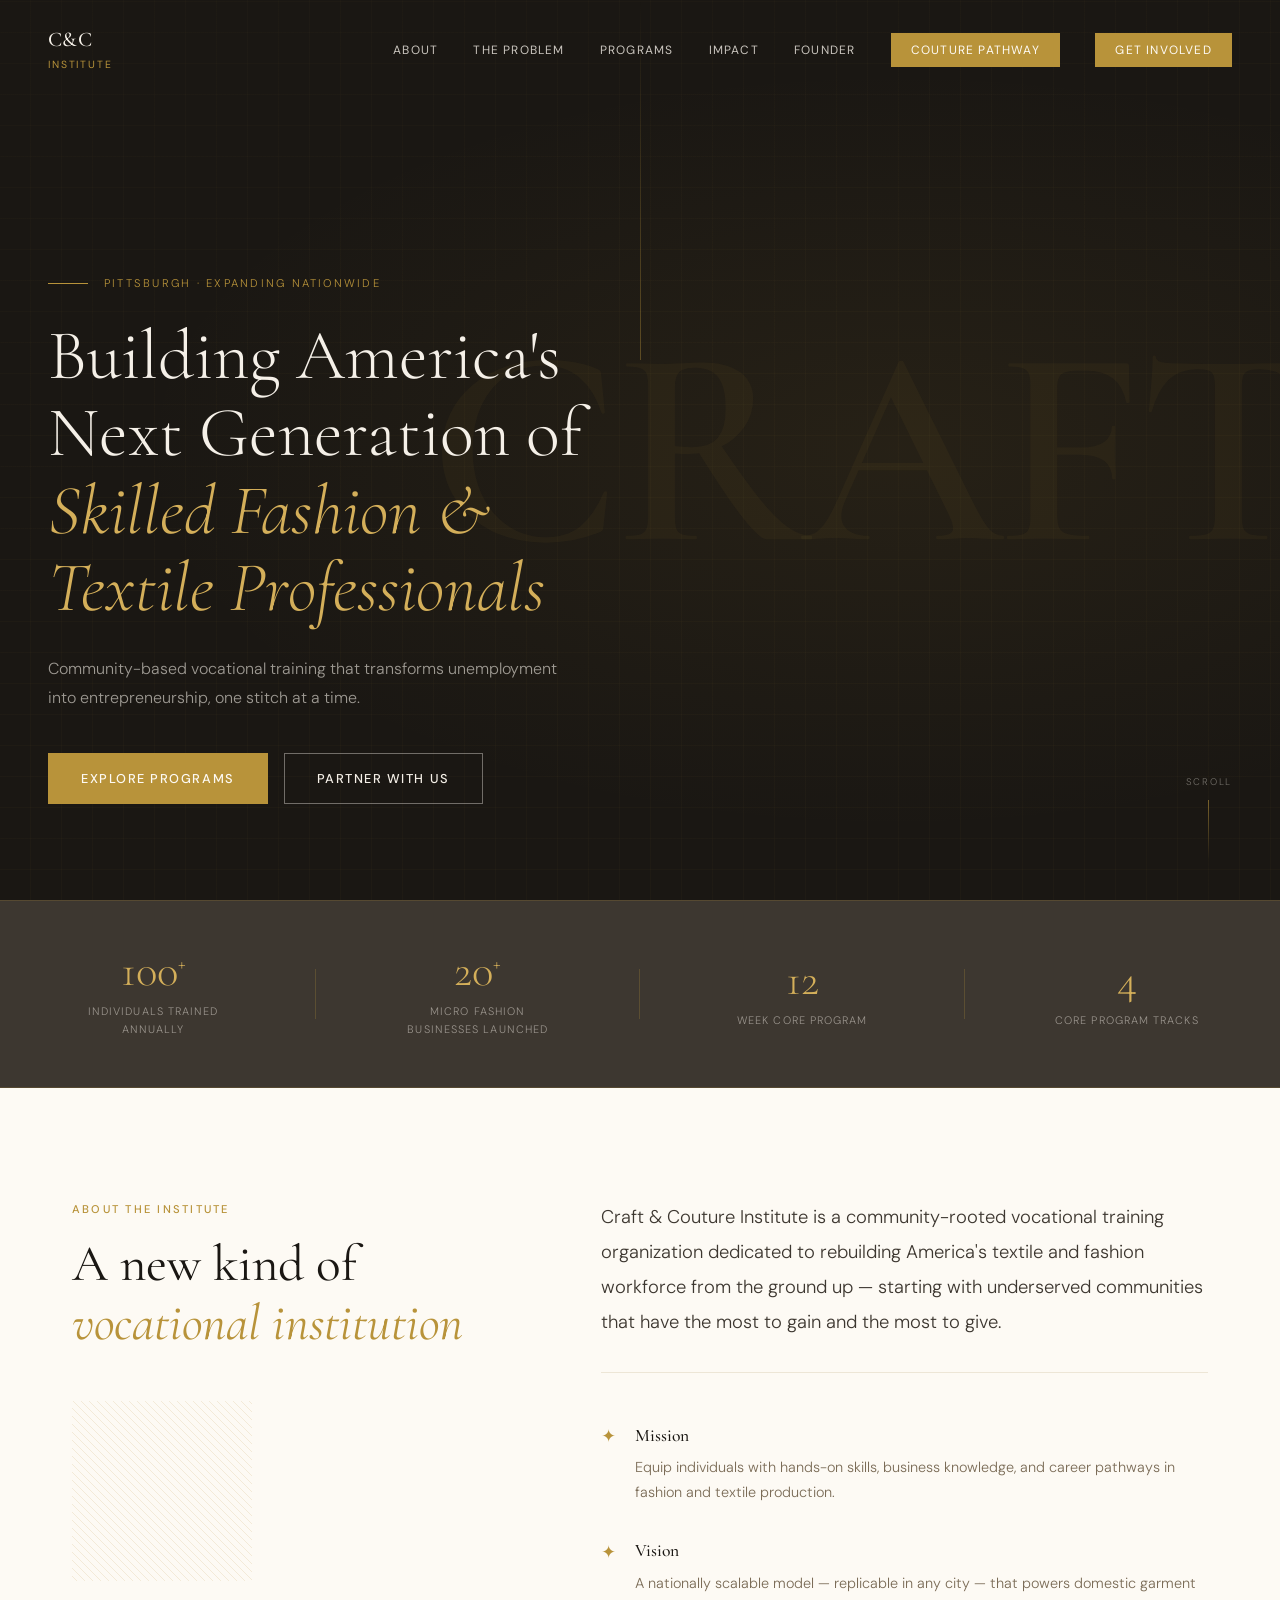
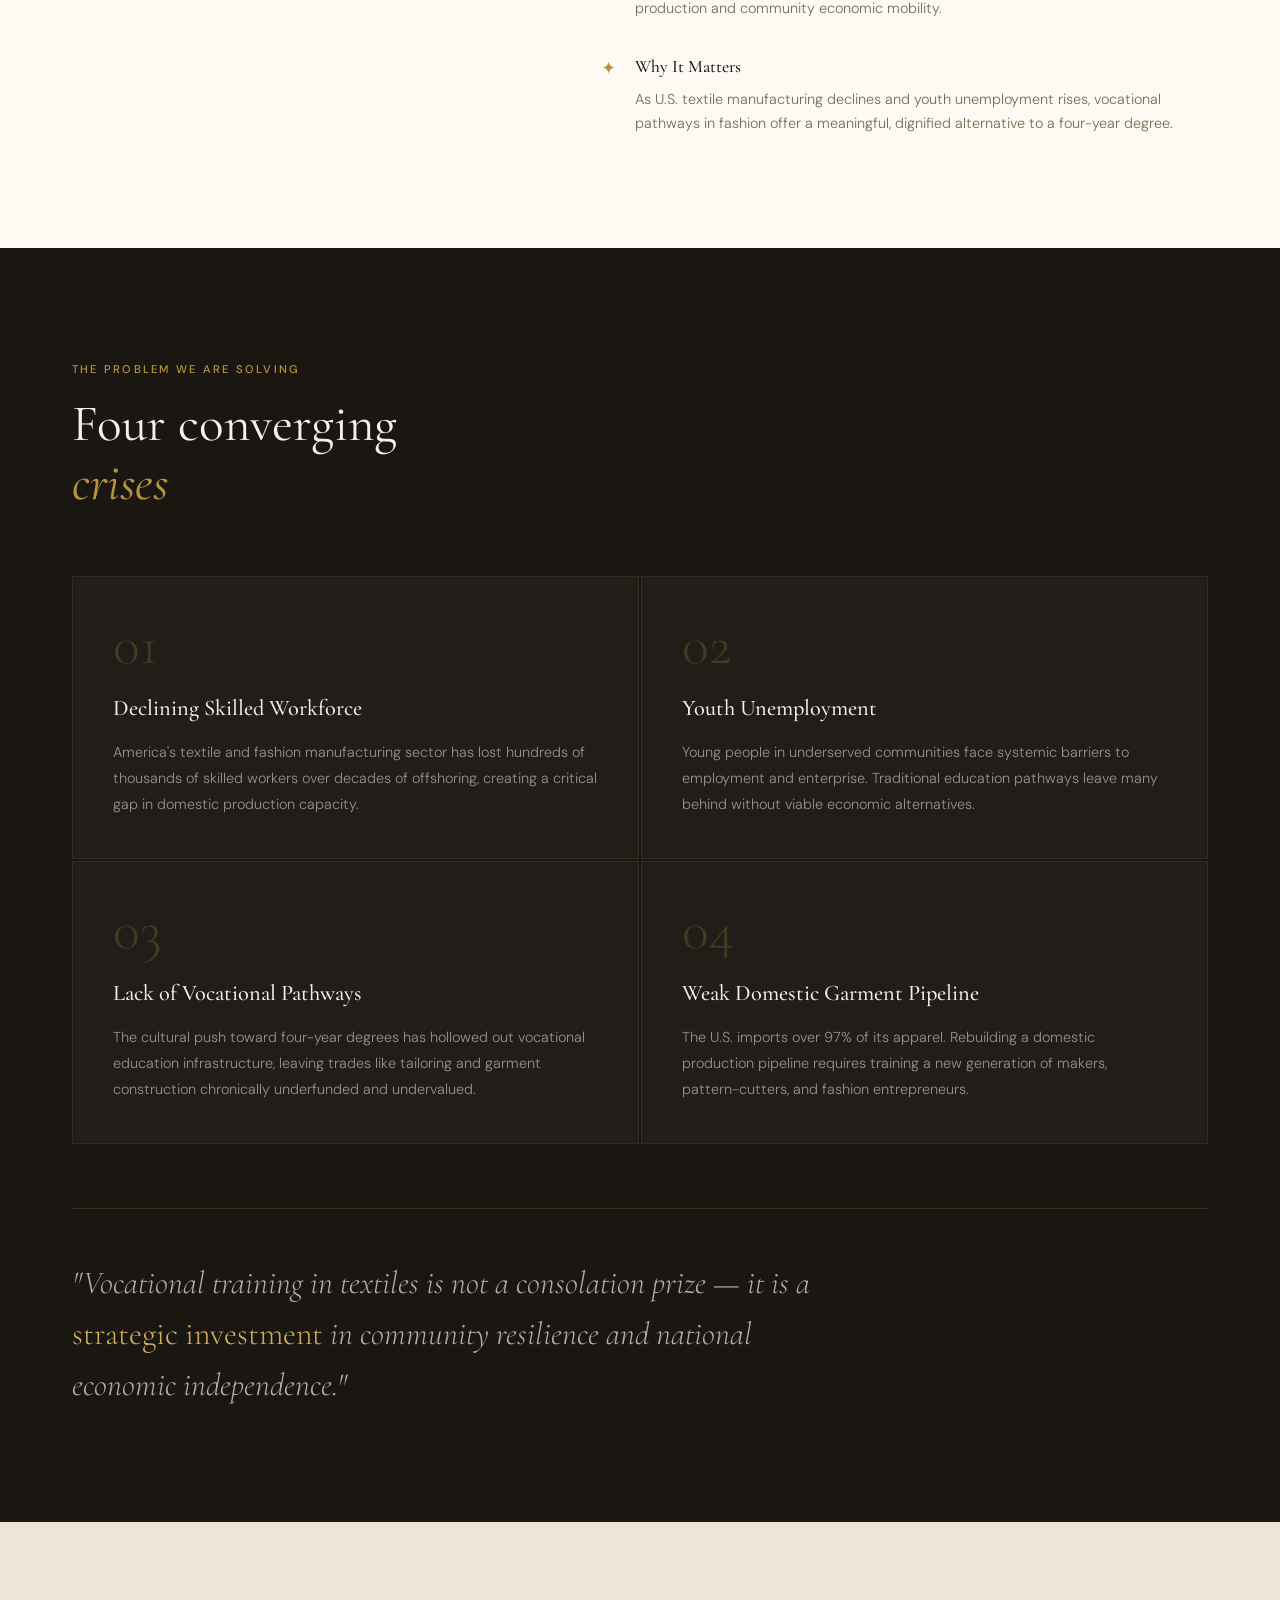
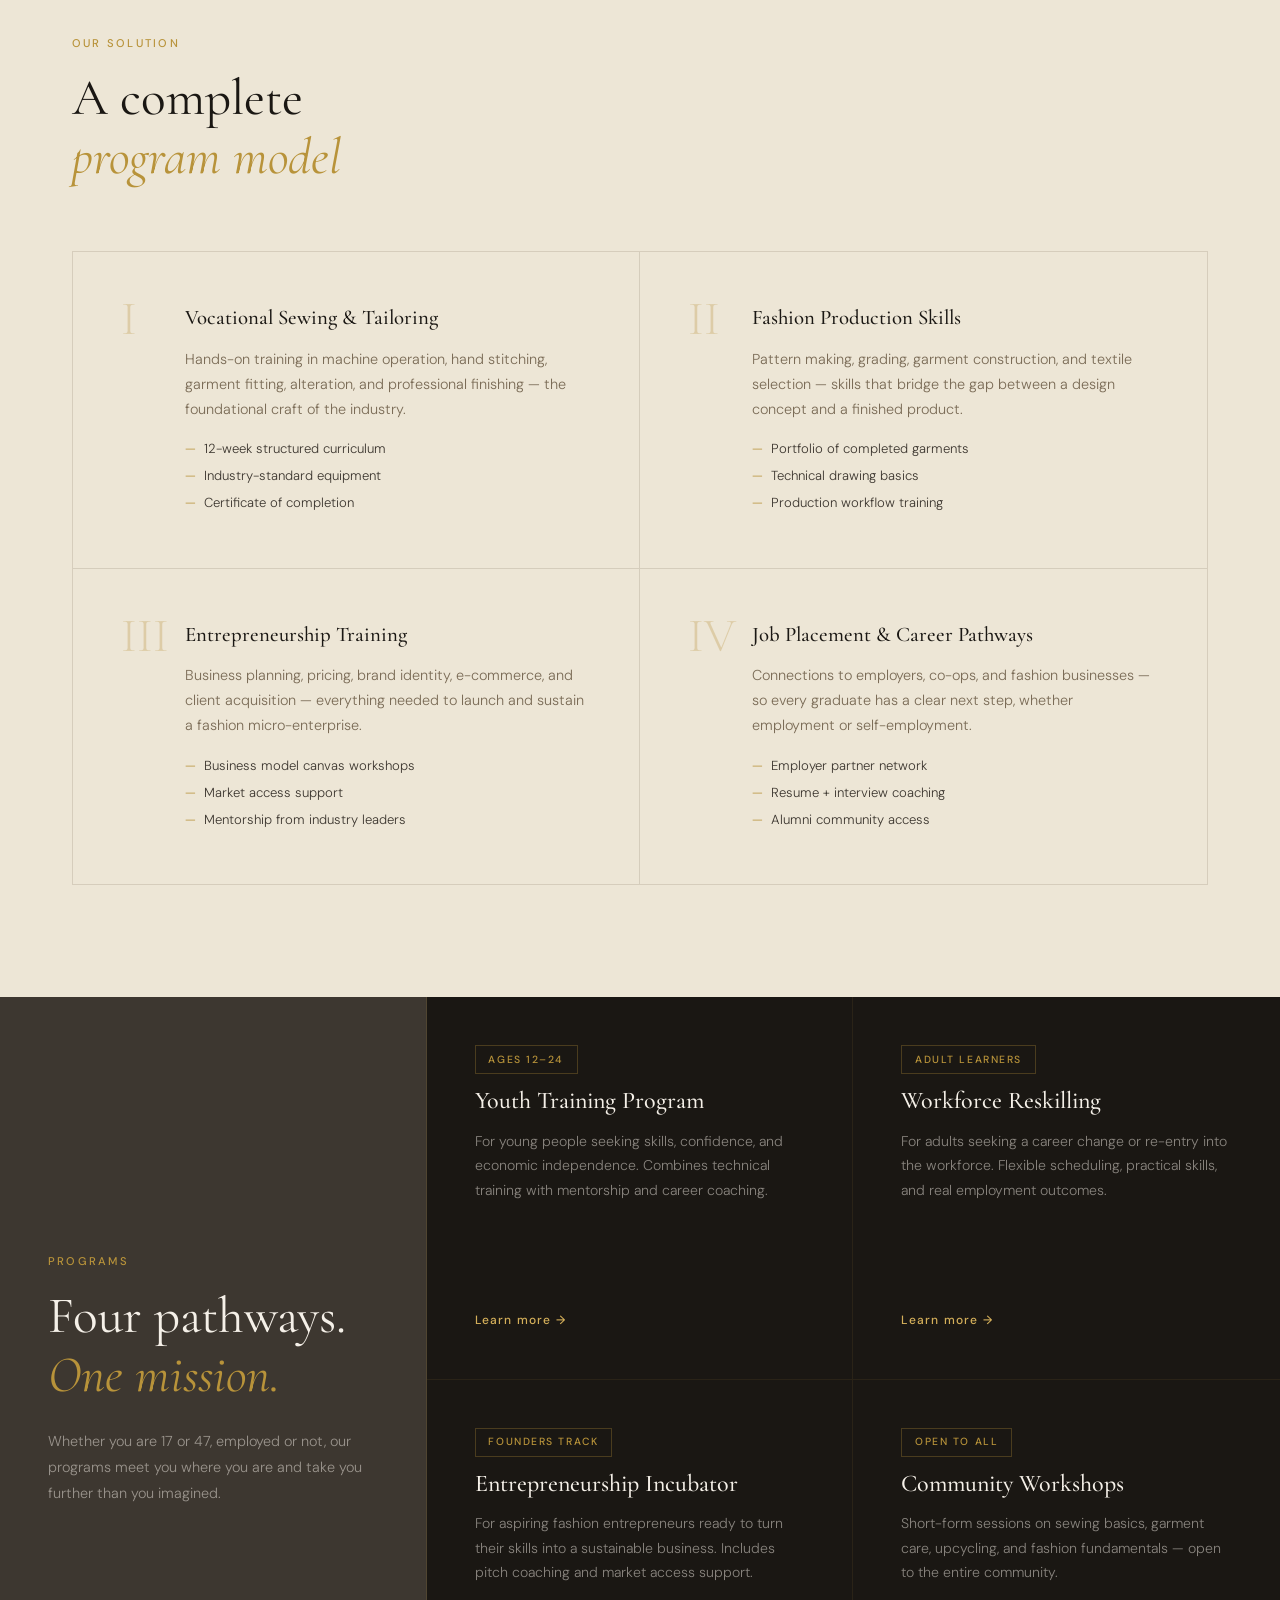
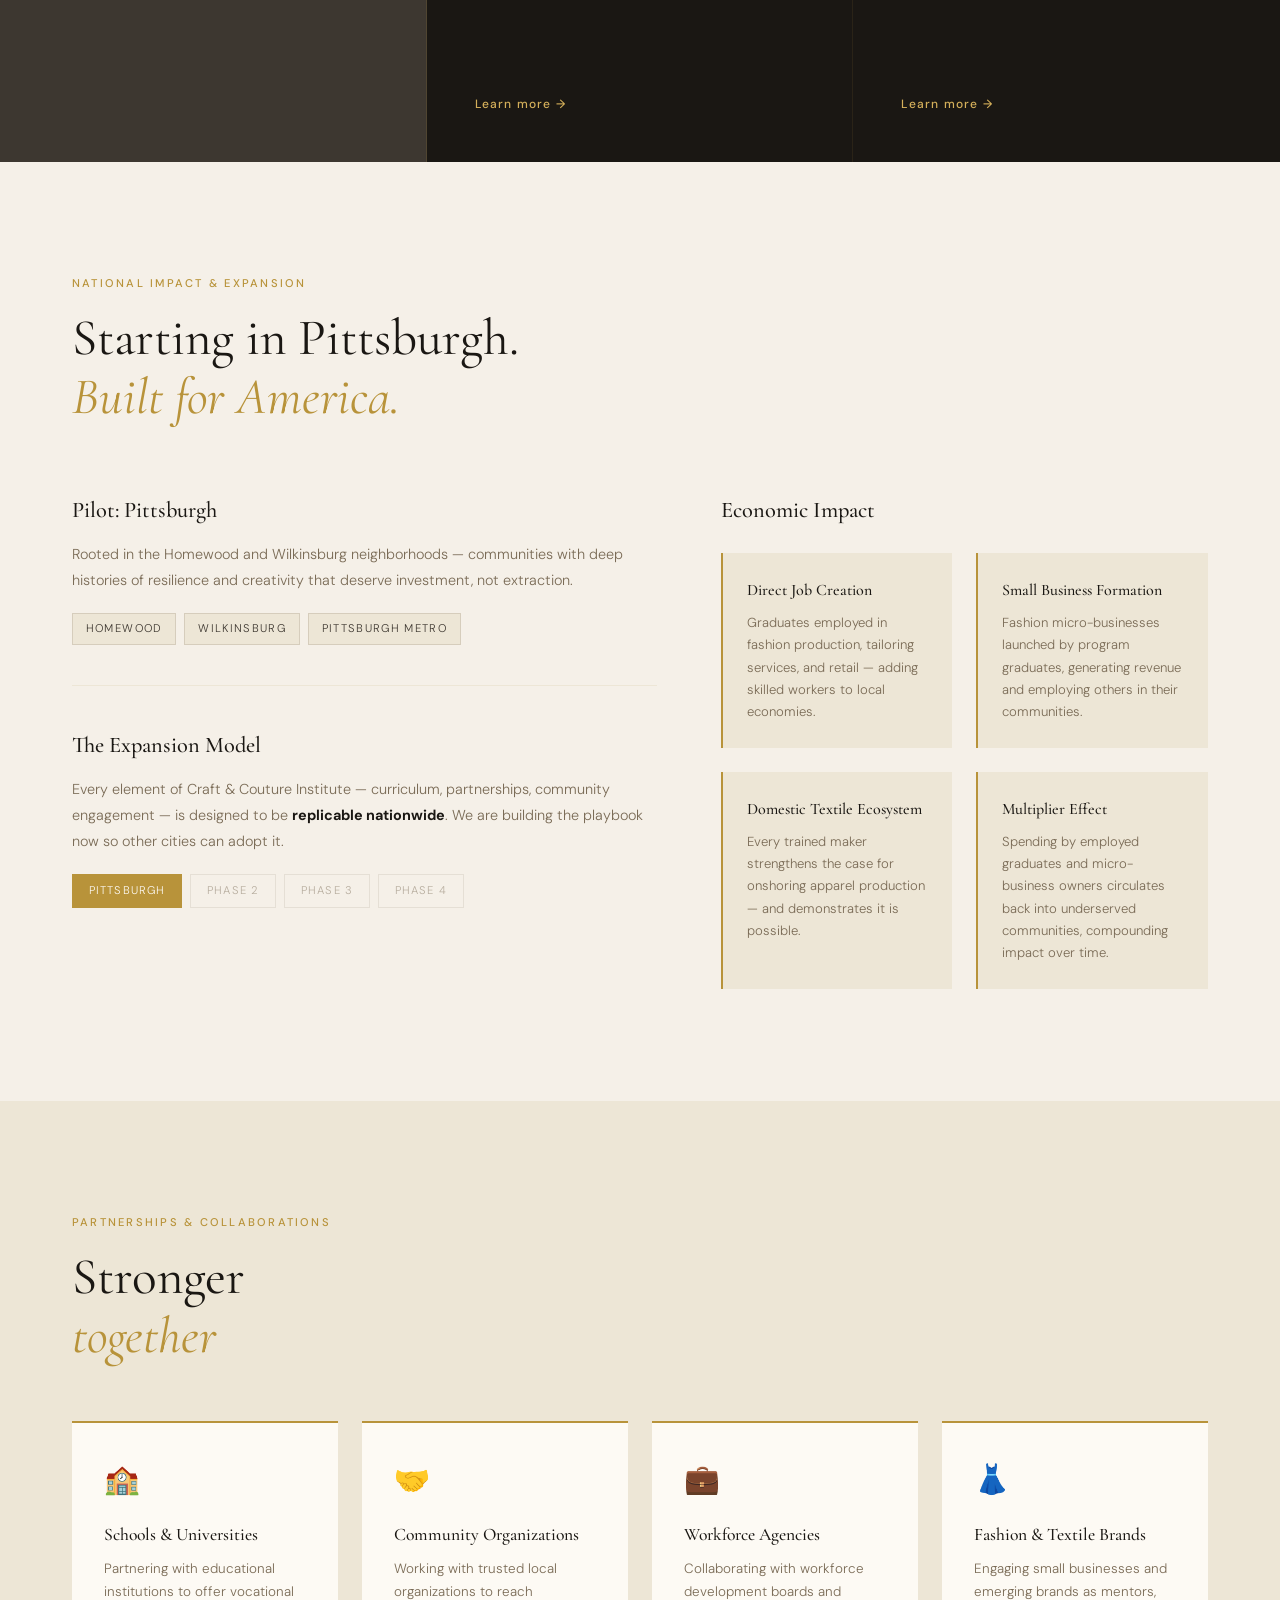
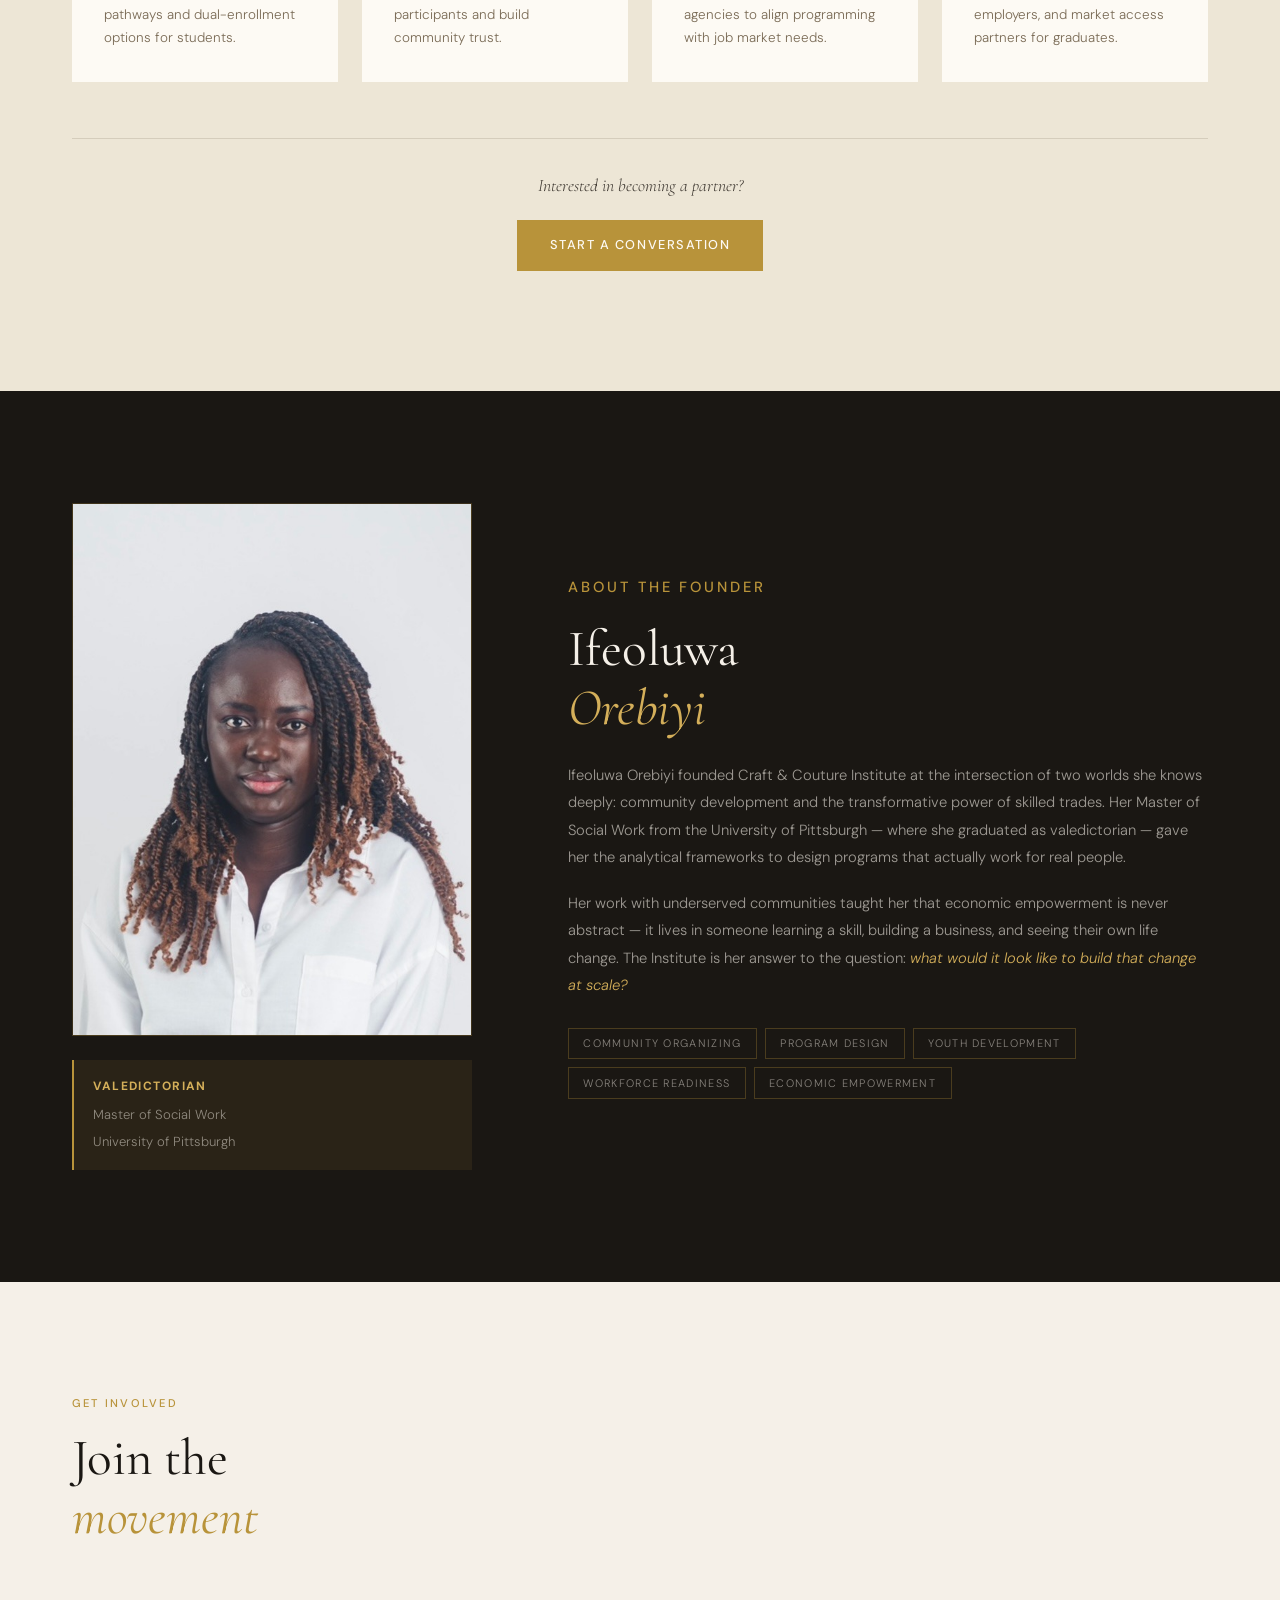
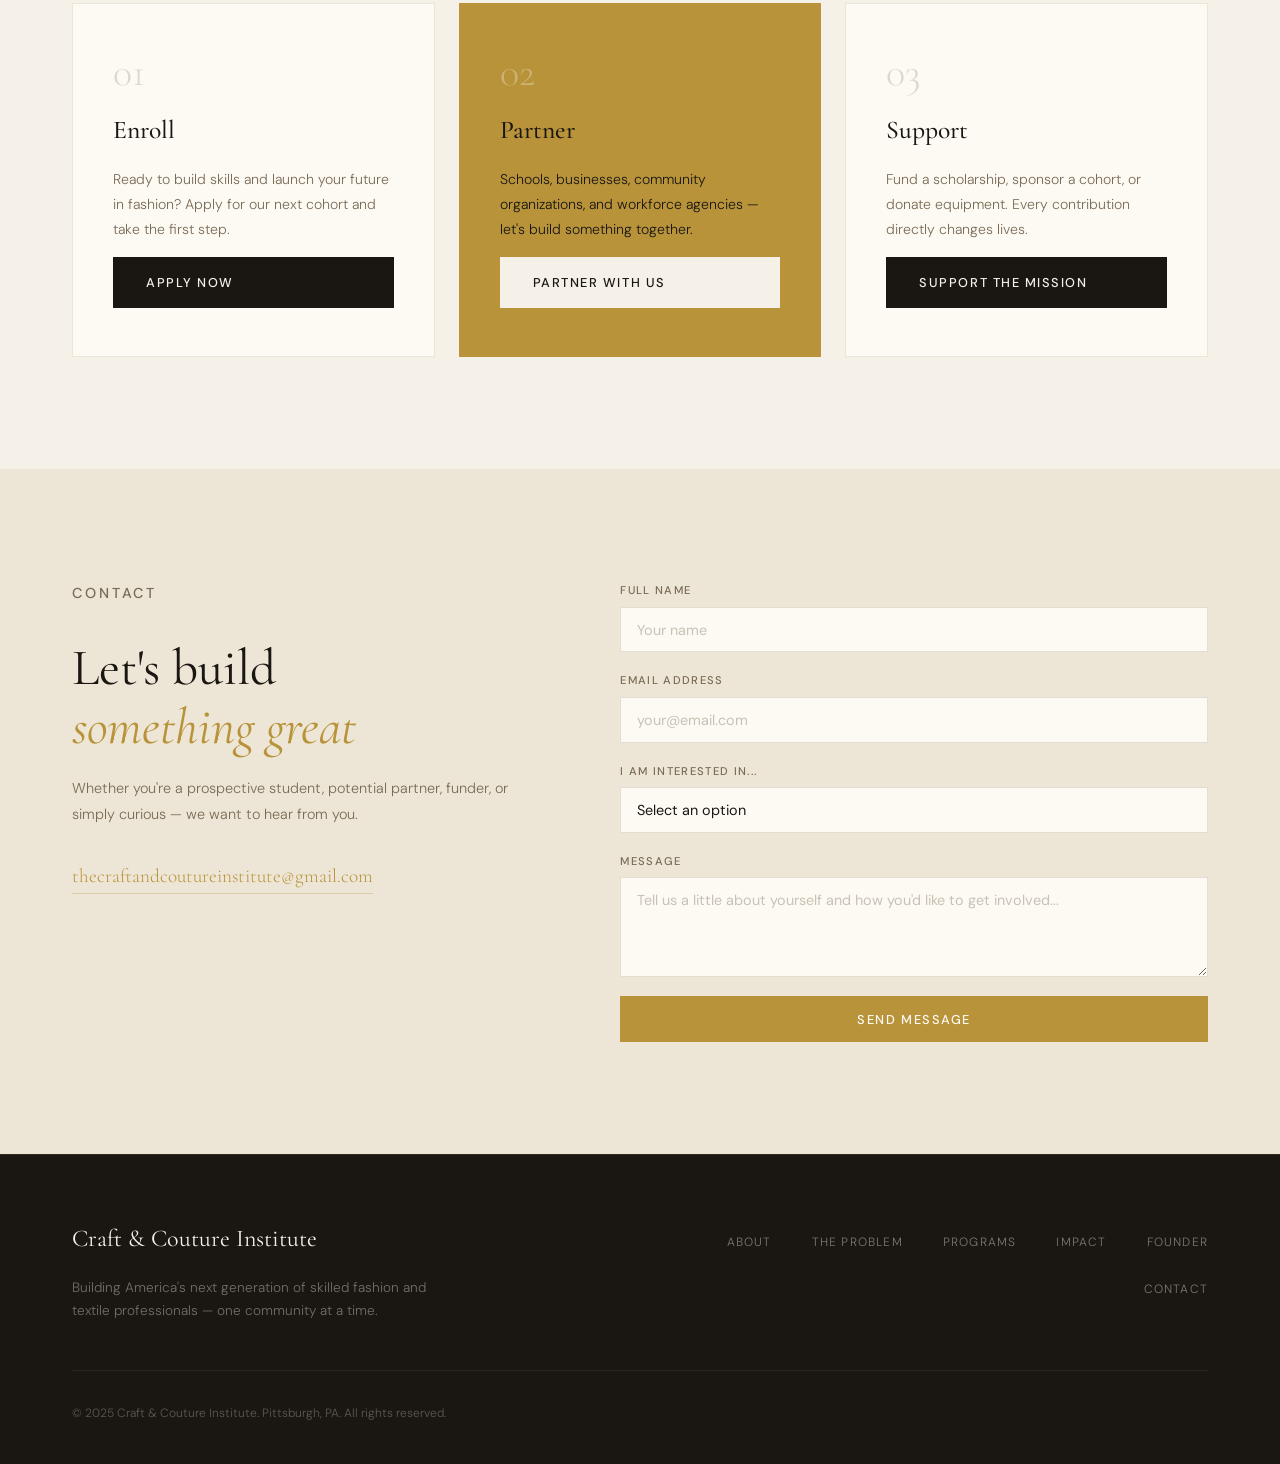
<file: index.html>
<!DOCTYPE html>
<html lang="en">

<head>
  <meta charset="UTF-8" />
  <meta name="viewport" content="width=device-width, initial-scale=1.0" />
  <title>Craft & Couture Institute — Building America's Next Generation</title>
  <link rel="stylesheet" href="style.css" />
  <link rel="preconnect" href="https://fonts.googleapis.com" />
  <link rel="preconnect" href="https://fonts.gstatic.com" crossorigin />
  <link
    href="https://fonts.googleapis.com/css2?family=Cormorant+Garamond:ital,wght@0,300;0,400;0,500;0,600;1,300;1,400&family=DM+Sans:wght@300;400;500&display=swap"
    rel="stylesheet" />
</head>

<body>

  <!-- NAV -->
  <nav class="nav" id="nav">
    <a href="#home" class="nav__logo">C&C<span>Institute</span></a>
    <button class="nav__toggle" id="navToggle" aria-label="Toggle menu">
      <span></span><span></span><span></span>
    </button>
    <ul class="nav__links" id="navLinks">
      <li><a href="#about">About</a></li>
      <li><a href="#problem">The Problem</a></li>
      <li><a href="#programs">Programs</a></li>
      <li><a href="#impact">Impact</a></li>
      <li><a href="#founder">Founder</a></li>
      <li><a href="couture-pathway.html" class="nav__cta">Couture Pathway</a></li>
      <li><a href="#get-involved" class="nav__cta">Get Involved</a></li>
    </ul>
  </nav>

  <!-- HERO -->
  <section class="hero" id="home">
    <div class="hero__bg-text" aria-hidden="true">CRAFT</div>
    <div class="hero__content">
      <p class="hero__eyebrow">Pittsburgh · Expanding Nationwide</p>
      <h1 class="hero__headline">
        Building America's<br />
        Next Generation of<br />
        <em>Skilled Fashion &amp;<br />Textile Professionals</em>
      </h1>
      <p class="hero__sub">
        Community-based vocational training that transforms unemployment into entrepreneurship, one stitch at a time.
      </p>
      <div class="hero__actions">
        <a href="#programs" class="btn btn--primary">Explore Programs</a>
        <a href="#get-involved" class="btn btn--ghost">Partner With Us</a>
      </div>
    </div>
    <div class="hero__scroll-hint" aria-hidden="true">
      <span>Scroll</span>
      <div class="hero__scroll-line"></div>
    </div>
    <div class="hero__thread" aria-hidden="true"></div>
  </section>

  <!-- METRICS BAND -->
  <section class="metrics">
    <div class="metrics__inner">
      <div class="metrics__item">
        <span class="metrics__num">100<sup>+</sup></span>
        <span class="metrics__label">Individuals Trained Annually</span>
      </div>
      <div class="metrics__divider" aria-hidden="true"></div>
      <div class="metrics__item">
        <span class="metrics__num">20<sup>+</sup></span>
        <span class="metrics__label">Micro Fashion Businesses Launched</span>
      </div>
      <div class="metrics__divider" aria-hidden="true"></div>
      <div class="metrics__item">
        <span class="metrics__num">12</span>
        <span class="metrics__label">Week Core Program</span>
      </div>
      <div class="metrics__divider" aria-hidden="true"></div>
      <div class="metrics__item">
        <span class="metrics__num">4</span>
        <span class="metrics__label">Core Program Tracks</span>
      </div>
    </div>
  </section>

  <!-- ABOUT -->
  <section class="section about" id="about">
    <div class="container">
      <div class="about__grid">
        <div class="about__left reveal">
          <p class="section__tag">About the Institute</p>
          <h2 class="section__headline">A new kind of<br /><em>vocational institution</em></h2>
          <div class="about__texture" aria-hidden="true"></div>
        </div>
        <div class="about__right reveal reveal--delay">
          <p class="about__mission">
            Craft &amp; Couture Institute is a community-rooted vocational training organization dedicated to rebuilding
            America's textile and fashion workforce from the ground up — starting with underserved communities that have
            the most to gain and the most to give.
          </p>
          <div class="about__pillars">
            <div class="pillar">
              <span class="pillar__icon">✦</span>
              <div>
                <h4>Mission</h4>
                <p>Equip individuals with hands-on skills, business knowledge, and career pathways in fashion and
                  textile production.</p>
              </div>
            </div>
            <div class="pillar">
              <span class="pillar__icon">✦</span>
              <div>
                <h4>Vision</h4>
                <p>A nationally scalable model — replicable in any city — that powers domestic garment production and
                  community economic mobility.</p>
              </div>
            </div>
            <div class="pillar">
              <span class="pillar__icon">✦</span>
              <div>
                <h4>Why It Matters</h4>
                <p>As U.S. textile manufacturing declines and youth unemployment rises, vocational pathways in fashion
                  offer a meaningful, dignified alternative to a four-year degree.</p>
              </div>
            </div>
          </div>
        </div>
      </div>
    </div>
  </section>

  <!-- PROBLEM -->
  <section class="section problem" id="problem">
    <div class="container">
      <div class="problem__header reveal">
        <p class="section__tag">The Problem We Are Solving</p>
        <h2 class="section__headline">Four converging<br /><em>crises</em></h2>
      </div>
      <div class="problem__grid">
        <div class="problem__card reveal">
          <span class="problem__num">01</span>
          <h3>Declining Skilled Workforce</h3>
          <p>America's textile and fashion manufacturing sector has lost hundreds of thousands of skilled workers over
            decades of offshoring, creating a critical gap in domestic production capacity.</p>
        </div>
        <div class="problem__card reveal reveal--delay">
          <span class="problem__num">02</span>
          <h3>Youth Unemployment</h3>
          <p>Young people in underserved communities face systemic barriers to employment and enterprise. Traditional
            education pathways leave many behind without viable economic alternatives.</p>
        </div>
        <div class="problem__card reveal reveal--delay2">
          <span class="problem__num">03</span>
          <h3>Lack of Vocational Pathways</h3>
          <p>The cultural push toward four-year degrees has hollowed out vocational education infrastructure, leaving
            trades like tailoring and garment construction chronically underfunded and undervalued.</p>
        </div>
        <div class="problem__card reveal reveal--delay3">
          <span class="problem__num">04</span>
          <h3>Weak Domestic Garment Pipeline</h3>
          <p>The U.S. imports over 97% of its apparel. Rebuilding a domestic production pipeline requires training a new
            generation of makers, pattern-cutters, and fashion entrepreneurs.</p>
        </div>
      </div>
      <div class="problem__statement reveal">
        <blockquote>
          "Vocational training in textiles is not a consolation prize — it is a <em>strategic investment</em> in
          community resilience and national economic independence."
        </blockquote>
      </div>
    </div>
  </section>

  <!-- SOLUTION / CORE MODEL -->
  <section class="section solution" id="solution">
    <div class="container">
      <div class="solution__header reveal">
        <p class="section__tag">Our Solution</p>
        <h2 class="section__headline">A complete<br /><em>program model</em></h2>
      </div>
      <div class="solution__tracks">
        <div class="track reveal">
          <div class="track__num">I</div>
          <div class="track__body">
            <h3>Vocational Sewing &amp; Tailoring</h3>
            <p>Hands-on training in machine operation, hand stitching, garment fitting, alteration, and professional
              finishing — the foundational craft of the industry.</p>
            <ul>
              <li>12-week structured curriculum</li>
              <li>Industry-standard equipment</li>
              <li>Certificate of completion</li>
            </ul>
          </div>
        </div>
        <div class="track reveal reveal--delay">
          <div class="track__num">II</div>
          <div class="track__body">
            <h3>Fashion Production Skills</h3>
            <p>Pattern making, grading, garment construction, and textile selection — skills that bridge the gap between
              a design concept and a finished product.</p>
            <ul>
              <li>Portfolio of completed garments</li>
              <li>Technical drawing basics</li>
              <li>Production workflow training</li>
            </ul>
          </div>
        </div>
        <div class="track reveal reveal--delay2">
          <div class="track__num">III</div>
          <div class="track__body">
            <h3>Entrepreneurship Training</h3>
            <p>Business planning, pricing, brand identity, e-commerce, and client acquisition — everything needed to
              launch and sustain a fashion micro-enterprise.</p>
            <ul>
              <li>Business model canvas workshops</li>
              <li>Market access support</li>
              <li>Mentorship from industry leaders</li>
            </ul>
          </div>
        </div>
        <div class="track reveal reveal--delay3">
          <div class="track__num">IV</div>
          <div class="track__body">
            <h3>Job Placement &amp; Career Pathways</h3>
            <p>Connections to employers, co-ops, and fashion businesses — so every graduate has a clear next step,
              whether employment or self-employment.</p>
            <ul>
              <li>Employer partner network</li>
              <li>Resume + interview coaching</li>
              <li>Alumni community access</li>
            </ul>
          </div>
        </div>
      </div>
    </div>
  </section>

  <!-- PROGRAMS -->
  <section class="section programs" id="programs">
    <div class="programs__inner">
      <div class="programs__sidebar reveal">
        <p class="section__tag">Programs</p>
        <h2 class="section__headline">Four pathways.<br /><em>One mission.</em></h2>
        <p class="programs__desc">Whether you are 17 or 47, employed or not, our programs meet you where you are and
          take you further than you imagined.</p>
      </div>
      <div class="programs__cards">
        <div class="program-card reveal">
          <div class="program-card__badge">Ages 12–24</div>
          <h3>Youth Training Program</h3>
          <p>For young people seeking skills, confidence, and economic independence. Combines technical training with
            mentorship and career coaching.</p>
          <a href="#get-involved" class="program-card__link">Learn more →</a>
        </div>
        <div class="program-card reveal reveal--delay">
          <div class="program-card__badge">Adult Learners</div>
          <h3>Workforce Reskilling</h3>
          <p>For adults seeking a career change or re-entry into the workforce. Flexible scheduling, practical skills,
            and real employment outcomes.</p>
          <a href="#get-involved" class="program-card__link">Learn more →</a>
        </div>
        <div class="program-card reveal reveal--delay2">
          <div class="program-card__badge">Founders Track</div>
          <h3>Entrepreneurship Incubator</h3>
          <p>For aspiring fashion entrepreneurs ready to turn their skills into a sustainable business. Includes pitch
            coaching and market access support.</p>
          <a href="#get-involved" class="program-card__link">Learn more →</a>
        </div>
        <div class="program-card reveal reveal--delay3">
          <div class="program-card__badge">Open to All</div>
          <h3>Community Workshops</h3>
          <p>Short-form sessions on sewing basics, garment care, upcycling, and fashion fundamentals — open to the
            entire community.</p>
          <a href="#get-involved" class="program-card__link">Learn more →</a>
        </div>
      </div>
    </div>
  </section>

  <!-- IMPACT & EXPANSION -->
  <section class="section impact" id="impact">
    <div class="container">
      <div class="impact__header reveal">
        <p class="section__tag">National Impact &amp; Expansion</p>
        <h2 class="section__headline">Starting in Pittsburgh.<br /><em>Built for America.</em></h2>
      </div>
      <div class="impact__content">
        <div class="impact__map-block reveal">
          <div class="impact__pilot">
            <h3>Pilot: Pittsburgh</h3>
            <p>Rooted in the Homewood and Wilkinsburg neighborhoods — communities with deep histories of resilience and
              creativity that deserve investment, not extraction.</p>
            <div class="impact__neighborhoods">
              <span>Homewood</span>
              <span>Wilkinsburg</span>
              <span>Pittsburgh Metro</span>
            </div>
          </div>
          <div class="impact__expansion">
            <h3>The Expansion Model</h3>
            <p>Every element of Craft &amp; Couture Institute — curriculum, partnerships, community engagement — is
              designed to be <strong>replicable nationwide</strong>. We are building the playbook now so other cities
              can adopt it.</p>
            <div class="expansion__cities">
              <div class="city city--active">Pittsburgh</div>
              <div class="city">Phase 2</div>
              <div class="city">Phase 3</div>
              <div class="city">Phase 4</div>
            </div>
          </div>
        </div>
        <div class="impact__economy reveal reveal--delay">
          <h3>Economic Impact</h3>
          <div class="economy__grid">
            <div class="economy__item">
              <h4>Direct Job Creation</h4>
              <p>Graduates employed in fashion production, tailoring services, and retail — adding skilled workers to
                local economies.</p>
            </div>
            <div class="economy__item">
              <h4>Small Business Formation</h4>
              <p>Fashion micro-businesses launched by program graduates, generating revenue and employing others in
                their communities.</p>
            </div>
            <div class="economy__item">
              <h4>Domestic Textile Ecosystem</h4>
              <p>Every trained maker strengthens the case for onshoring apparel production — and demonstrates it is
                possible.</p>
            </div>
            <div class="economy__item">
              <h4>Multiplier Effect</h4>
              <p>Spending by employed graduates and micro-business owners circulates back into underserved communities,
                compounding impact over time.</p>
            </div>
          </div>
        </div>
      </div>
    </div>
  </section>

  <!-- PARTNERSHIPS -->
  <section class="section partnerships" id="partnerships">
    <div class="container">
      <div class="partnerships__header reveal">
        <p class="section__tag">Partnerships &amp; Collaborations</p>
        <h2 class="section__headline">Stronger<br /><em>together</em></h2>
      </div>
      <div class="partnerships__categories reveal">
        <div class="partner-cat">
          <span class="partner-cat__icon">🏫</span>
          <h4>Schools &amp; Universities</h4>
          <p>Partnering with educational institutions to offer vocational pathways and dual-enrollment options for
            students.</p>
        </div>
        <div class="partner-cat">
          <span class="partner-cat__icon">🤝</span>
          <h4>Community Organizations</h4>
          <p>Working with trusted local organizations to reach participants and build community trust.</p>
        </div>
        <div class="partner-cat">
          <span class="partner-cat__icon">💼</span>
          <h4>Workforce Agencies</h4>
          <p>Collaborating with workforce development boards and agencies to align programming with job market needs.
          </p>
        </div>
        <div class="partner-cat">
          <span class="partner-cat__icon">👗</span>
          <h4>Fashion &amp; Textile Brands</h4>
          <p>Engaging small businesses and emerging brands as mentors, employers, and market access partners for
            graduates.</p>
        </div>
      </div>
      <div class="partnerships__cta reveal">
        <p>Interested in becoming a partner?</p>
        <a href="#contact" class="btn btn--primary">Start a Conversation</a>
      </div>
    </div>
  </section>

  <!-- FOUNDER -->
  <section class="section founder" id="founder">
    <div class="container">
      <div class="founder__grid">
        <div class="founder__visual reveal">
          <div class="founder__frame">
            <img src="Image/founder.jpg" alt="founder">
          </div>
          <div class="founder__credential">
            <strong>Valedictorian</strong>
            <span>Master of Social Work<br />University of Pittsburgh</span>
          </div>
        </div>
        <div class="founder__content reveal reveal--delay">
          <p class="section__tag">About the Founder</p>
          <h2 class="section__headline">Ifeoluwa<br /><em>Orebiyi</em></h2>
          <p>Ifeoluwa Orebiyi founded Craft &amp; Couture Institute at the intersection of two worlds she knows deeply:
            community development and the transformative power of skilled trades. Her Master of Social Work from the
            University of Pittsburgh — where she graduated as valedictorian — gave her the analytical frameworks to
            design programs that actually work for real people.</p>
          <p>Her work with underserved communities taught her that economic empowerment is never abstract — it lives in
            someone learning a skill, building a business, and seeing their own life change. The Institute is her answer
            to the question: <em>what would it look like to build that change at scale?</em></p>
          <div class="founder__expertise">
            <span>Community Organizing</span>
            <span>Program Design</span>
            <span>Youth Development</span>
            <span>Workforce Readiness</span>
            <span>Economic Empowerment</span>
          </div>
        </div>
      </div>
    </div>
  </section>

  <!-- GET INVOLVED -->
  <section class="section get-involved" id="get-involved">
    <div class="container">
      <div class="get-involved__header reveal">
        <p class="section__tag">Get Involved</p>
        <h2 class="section__headline">Join the<br /><em>movement</em></h2>
      </div>
      <div class="get-involved__options">
        <div class="involve-card reveal">
          <div class="involve-card__num">01</div>
          <h3>Enroll</h3>
          <p>Ready to build skills and launch your future in fashion? Apply for our next cohort and take the first step.
          </p>
          <a href="#contact" class="btn btn--dark">Apply Now</a>
        </div>
        <div class="involve-card involve-card--accent reveal reveal--delay">
          <div class="involve-card__num">02</div>
          <h3>Partner</h3>
          <p>Schools, businesses, community organizations, and workforce agencies — let's build something together.</p>
          <a href="#contact" class="btn btn--light">Partner With Us</a>
        </div>
        <div class="involve-card reveal reveal--delay2">
          <div class="involve-card__num">03</div>
          <h3>Support</h3>
          <p>Fund a scholarship, sponsor a cohort, or donate equipment. Every contribution directly changes lives.</p>
          <a href="#contact" class="btn btn--dark">Support the Mission</a>
        </div>
      </div>
    </div>
  </section>

  <!-- CONTACT -->
  <section class="section contact" id="contact">
    <div class="container">
      <div class="contact__grid">
        <div class="contact__left reveal">
          <p class="section__tag">Contact</p>
          <h2 class="section__headline">Let's build<br /><em>something great</em></h2>
          <p>Whether you're a prospective student, potential partner, funder, or simply curious — we want to hear from
            you.</p>
          <div class="contact__info">
            <a href="mailto:thecraftandcoutureinstitute@gmail.com" class="contact__email">thecraftandcoutureinstitute@gmail.com</a>
          </div>
        </div>
        <form class="contact__form reveal reveal--delay" id="contactForm">
          <div class="form-group">
            <label for="name">Full Name</label>
            <input type="text" id="name" name="name" placeholder="Your name" required />
          </div>
          <div class="form-group">
            <label for="email">Email Address</label>
            <input type="email" id="email" name="email" placeholder="your@email.com" required />
          </div>
          <div class="form-group">
            <label for="interest">I am interested in...</label>
            <select id="interest" name="interest">
              <option value="">Select an option</option>
              <option value="enroll">Enrolling in a program</option>
              <option value="partner">Partnering with the Institute</option>
              <option value="sponsor">Sponsoring / Funding</option>
              <option value="other">General Inquiry</option>
            </select>
          </div>
          <div class="form-group">
            <label for="message">Message</label>
            <textarea id="message" name="message" rows="4"
              placeholder="Tell us a little about yourself and how you'd like to get involved..."></textarea>
          </div>
          <button type="submit" class="btn btn--primary btn--full">Send Message</button>
          <p class="form__success" id="formSuccess">Thank you! We'll be in touch soon.</p>
        </form>
      </div>
    </div>
  </section>

  <!-- FOOTER -->
  <footer class="footer">
    <div class="container">
      <div class="footer__top">
        <div class="footer__brand">
          <span class="footer__logo">Craft &amp; Couture Institute</span>
          <p>Building America's next generation of skilled fashion and textile professionals — one community at a time.
          </p>
        </div>
        <nav class="footer__nav" aria-label="Footer navigation">
          <ul>
            <li><a href="#about">About</a></li>
            <li><a href="#problem">The Problem</a></li>
            <li><a href="#programs">Programs</a></li>
            <li><a href="#impact">Impact</a></li>
            <li><a href="#founder">Founder</a></li>
            <li><a href="#contact">Contact</a></li>
          </ul>
        </nav>
      </div>
      <div class="footer__bottom">
        <p>© 2025 Craft &amp; Couture Institute. Pittsburgh, PA. All rights reserved.</p>
      </div>
    </div>
  </footer>

  <script src="script.js"></script>

</body>
</html>
</file>
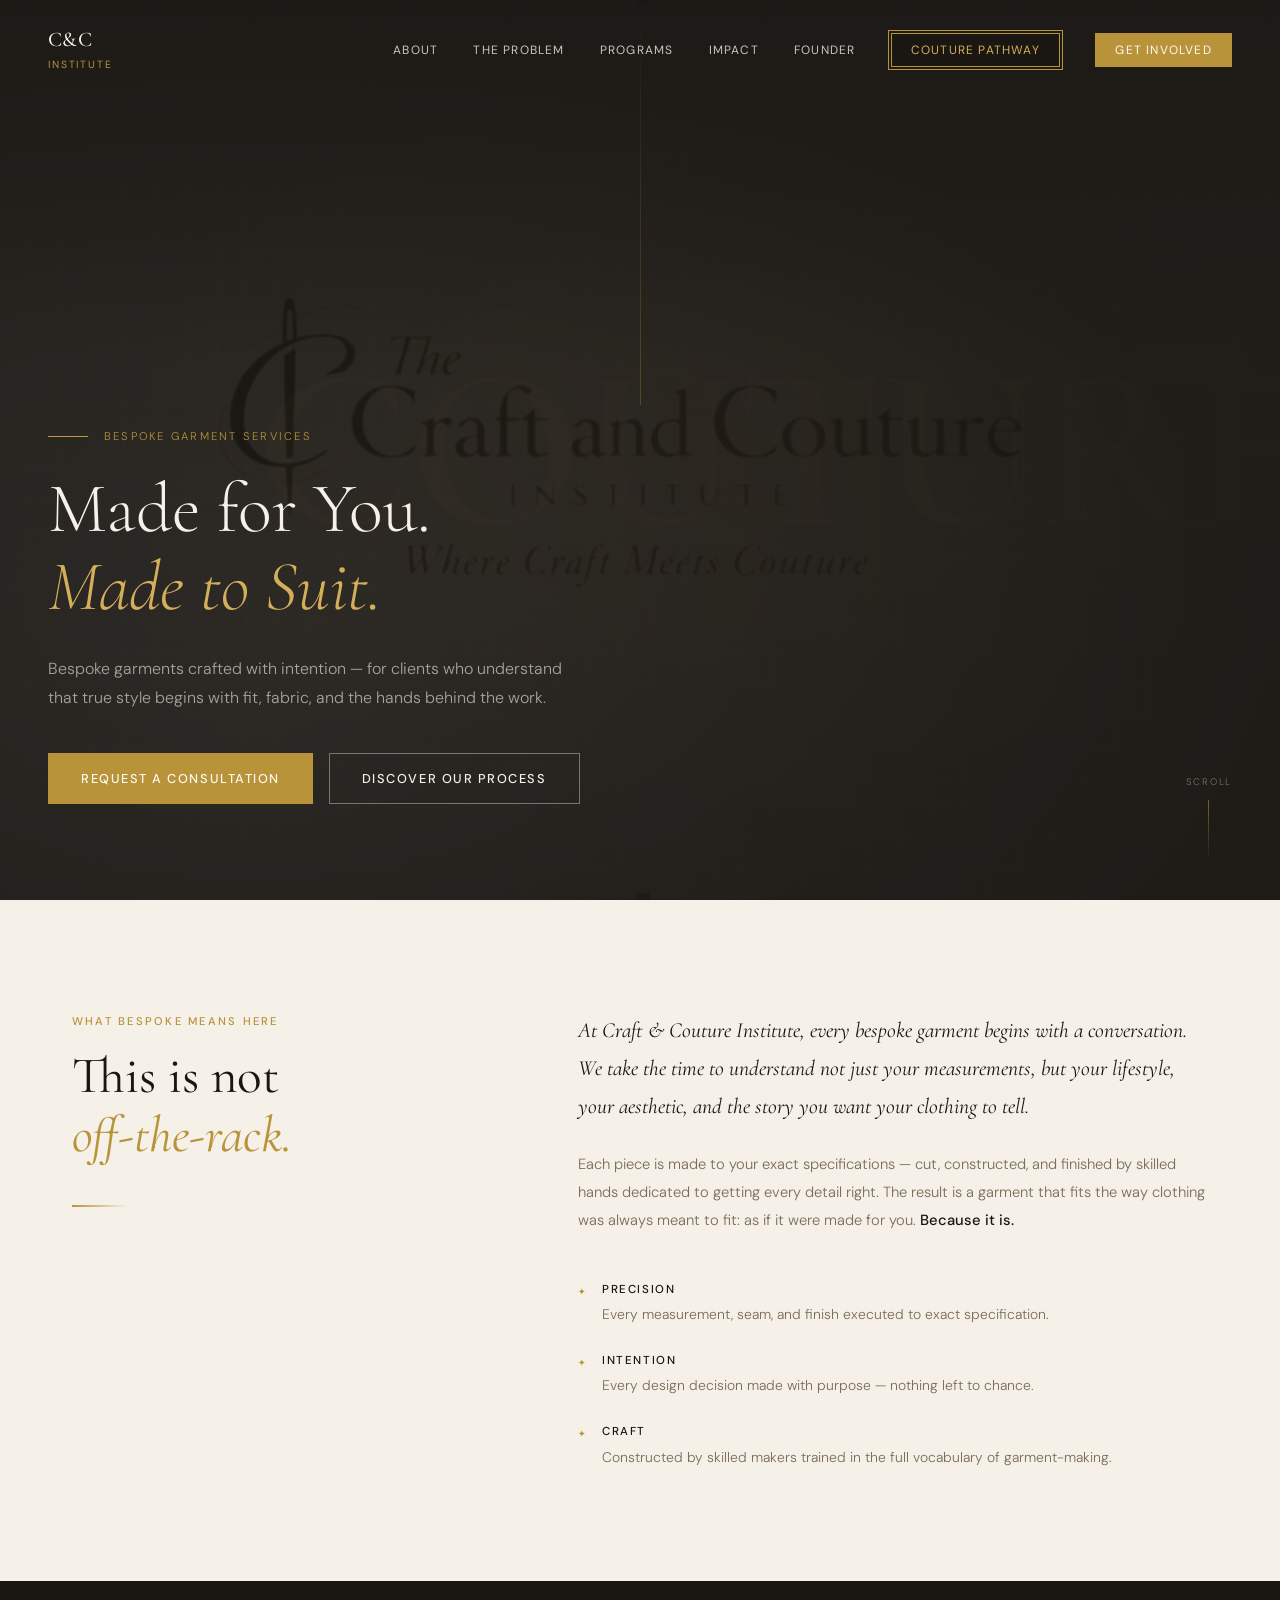
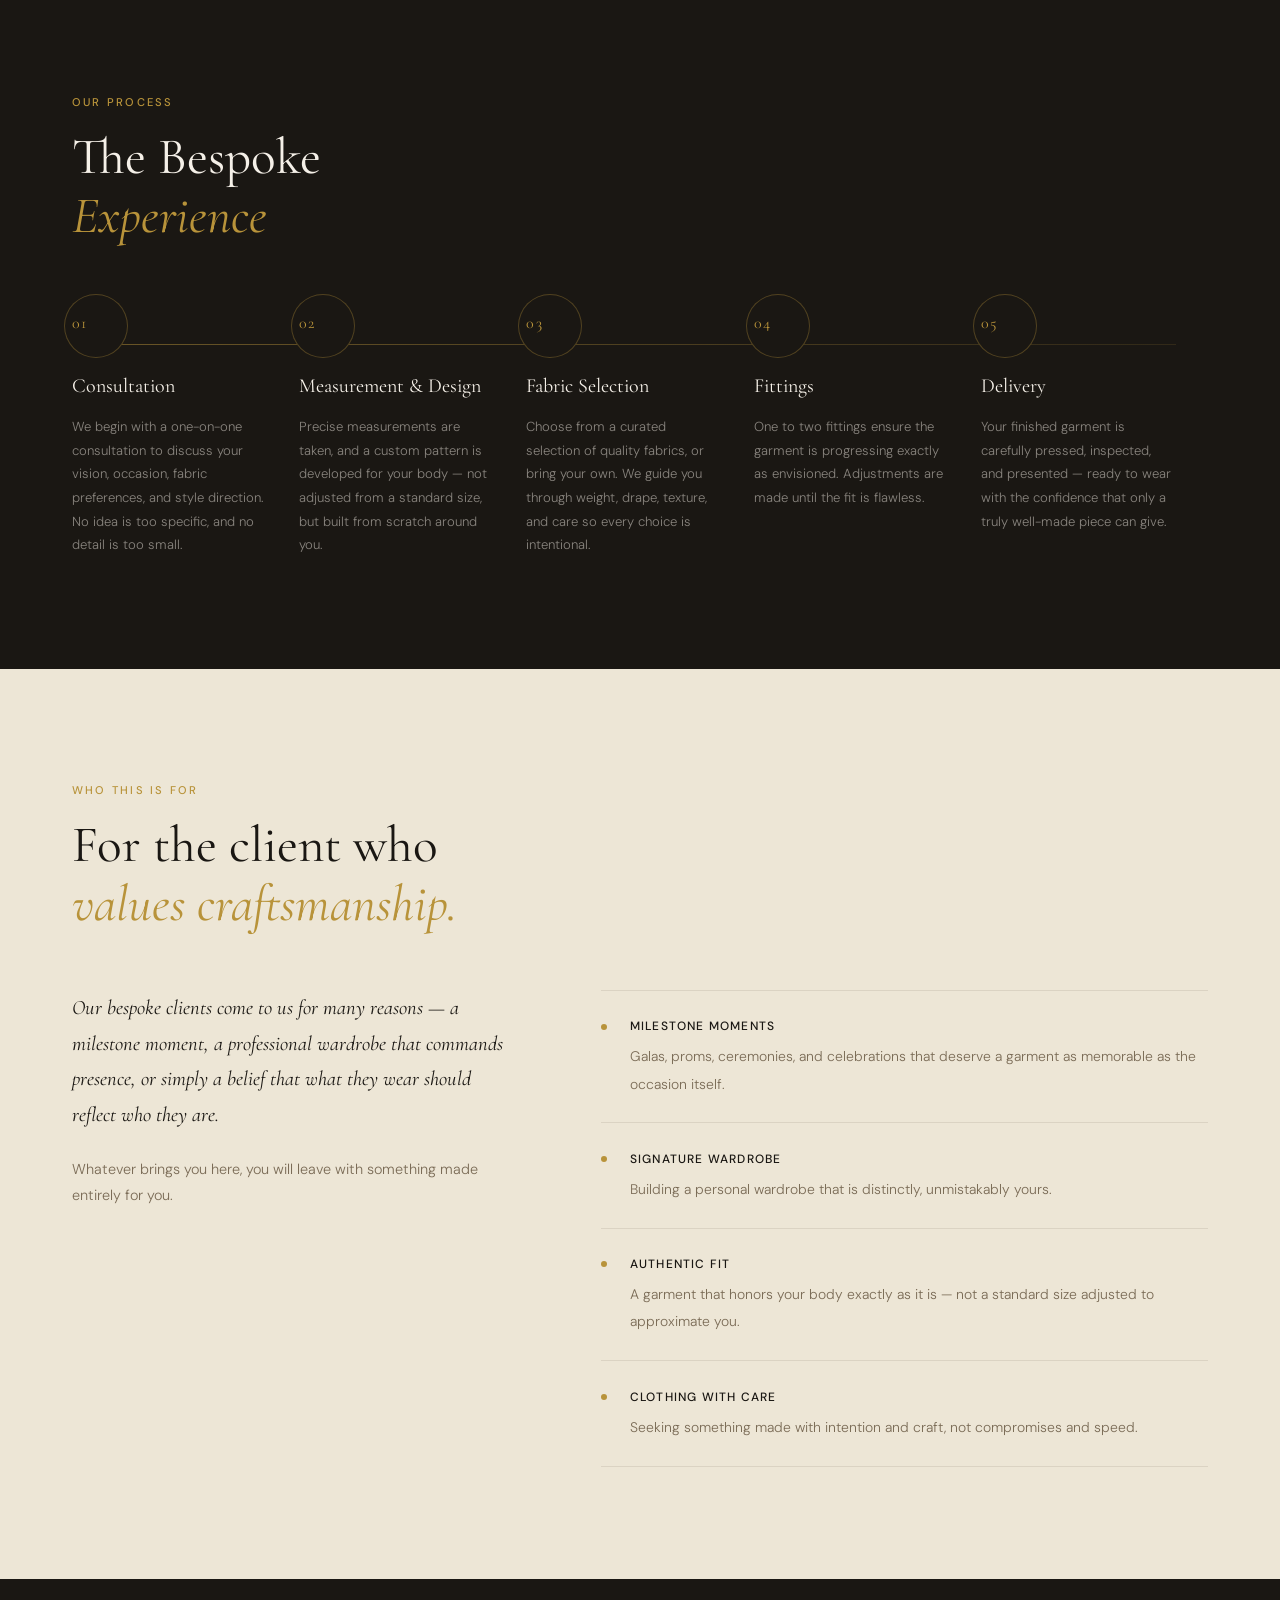
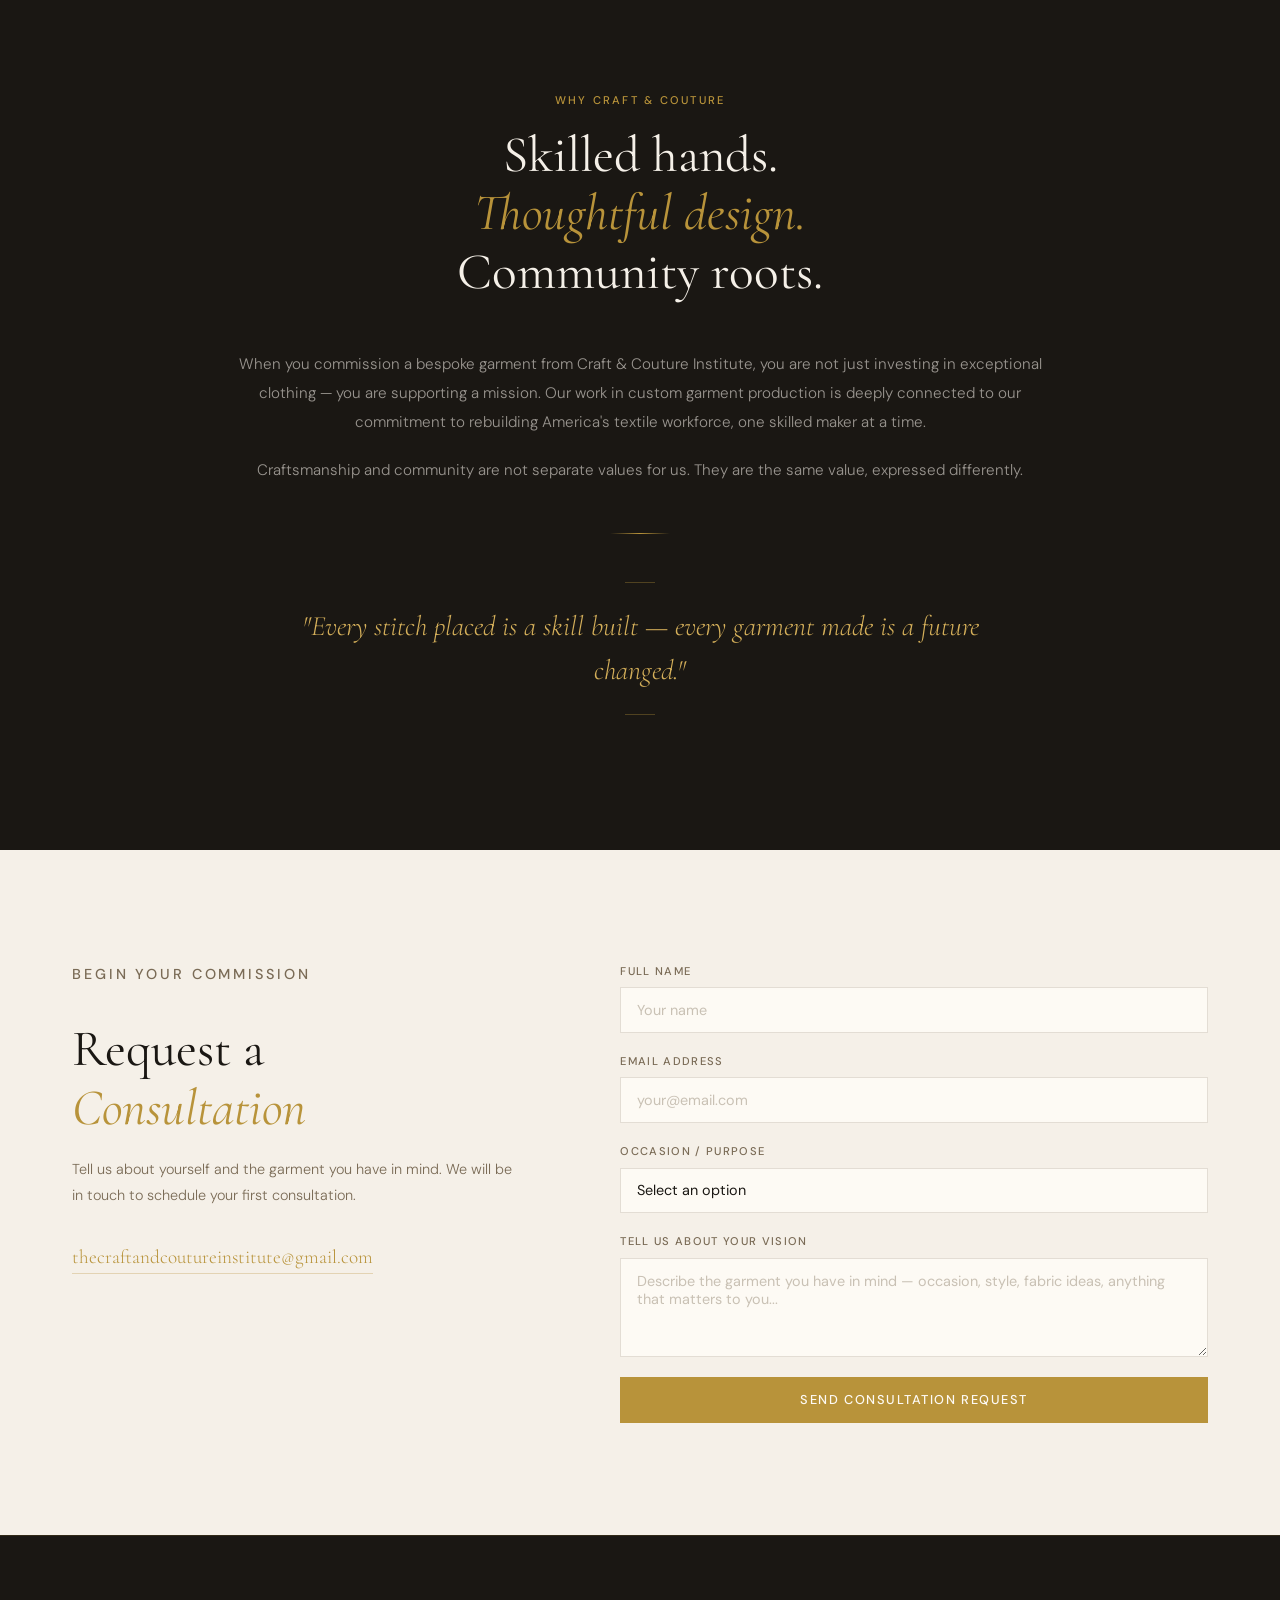
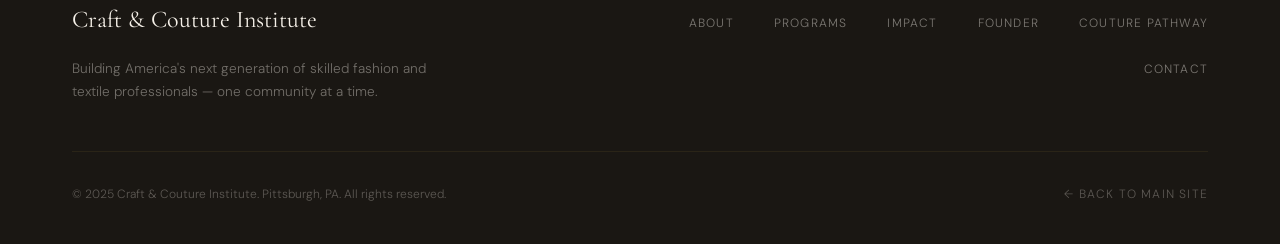
<file: couture-pathway.html>
<!DOCTYPE html>
<html lang="en">

<head>
  <meta charset="UTF-8" />
  <meta name="viewport" content="width=device-width, initial-scale=1.0" />
  <title>Couture Pathway — Craft &amp; Couture Institute</title>
  <link rel="stylesheet" href="style.css" />
  <link rel="preconnect" href="https://fonts.googleapis.com" />
  <link rel="preconnect" href="https://fonts.gstatic.com" crossorigin />
  <link
    href="https://fonts.googleapis.com/css2?family=Cormorant+Garamond:ital,wght@0,300;0,400;0,500;0,600;1,300;1,400&family=DM+Sans:wght@300;400;500&display=swap"
    rel="stylesheet" />
</head>

<body class="cp-page">

  <!-- NAV -->
  <nav class="nav" id="nav">
    <a href="index.html" class="nav__logo">C&C<span>Institute</span></a>
    <button class="nav__toggle" id="navToggle" aria-label="Toggle menu">
      <span></span><span></span><span></span>
    </button>
    <ul class="nav__links" id="navLinks">
      <li><a href="index.html#about">About</a></li>
      <li><a href="index.html#problem">The Problem</a></li>
      <li><a href="index.html#programs">Programs</a></li>
      <li><a href="index.html#impact">Impact</a></li>
      <li><a href="index.html#founder">Founder</a></li>
      <li><a href="couture-pathway.html" class="nav__cta nav__cta--active">Couture Pathway</a></li>
      <li><a href="index.html#get-involved" class="nav__cta">Get Involved</a></li>
    </ul>
  </nav>

  <!-- HERO -->
  <section class="cp-hero" id="cp-home">
    <div class="cp-hero__bg-text" aria-hidden="true">COUTURE</div>

    <!-- Logo as full-hero background layer -->
    <div class="cp-hero__bg-image" aria-hidden="true">
      <img src="Image/secondpage.png" alt="" class="cp-hero__bg-img" />
    </div>

    <div class="cp-hero__overlay" aria-hidden="true"></div>
    <div class="cp-hero__thread" aria-hidden="true"></div>

    <!-- Foreground text content -->
    <div class="cp-hero__content">
      <p class="hero__eyebrow">Bespoke Garment Services</p>
      <h1 class="cp-hero__headline">
        Made for You.<br />
        <em>Made to Suit.</em>
      </h1>
      <p class="cp-hero__sub">
        Bespoke garments crafted with intention — for clients who understand that true style begins with fit, fabric, and the hands behind the work.
      </p>
      <div class="hero__actions">
        <a href="#cp-contact" class="btn btn--primary">Request a Consultation</a>
        <a href="#cp-process" class="btn btn--ghost">Discover Our Process</a>
      </div>
    </div>

    <div class="hero__scroll-hint" aria-hidden="true">
      <span>Scroll</span>
      <div class="hero__scroll-line"></div>
    </div>
  </section>

  <!-- SECTION 1: WHAT BESPOKE MEANS -->
  <section class="section cp-bespoke" id="cp-bespoke">
    <div class="container">
      <div class="cp-bespoke__grid">
        <div class="cp-bespoke__left reveal">
          <p class="section__tag">What Bespoke Means Here</p>
          <h2 class="section__headline">This is not<br /><em>off-the-rack.</em></h2>
          <div class="cp-bespoke__ornament" aria-hidden="true"></div>
        </div>
        <div class="cp-bespoke__right reveal reveal--delay">
          <p class="cp-bespoke__lead">
            At Craft &amp; Couture Institute, every bespoke garment begins with a conversation. We take the time to understand not just your measurements, but your lifestyle, your aesthetic, and the story you want your clothing to tell.
          </p>
          <p class="cp-bespoke__body">
            Each piece is made to your exact specifications — cut, constructed, and finished by skilled hands dedicated to getting every detail right. The result is a garment that fits the way clothing was always meant to fit: as if it were made for you. <strong>Because it is.</strong>
          </p>
          <div class="cp-bespoke__values">
            <div class="cp-value">
              <span class="cp-value__mark">✦</span>
              <div>
                <h4>Precision</h4>
                <p>Every measurement, seam, and finish executed to exact specification.</p>
              </div>
            </div>
            <div class="cp-value">
              <span class="cp-value__mark">✦</span>
              <div>
                <h4>Intention</h4>
                <p>Every design decision made with purpose — nothing left to chance.</p>
              </div>
            </div>
            <div class="cp-value">
              <span class="cp-value__mark">✦</span>
              <div>
                <h4>Craft</h4>
                <p>Constructed by skilled makers trained in the full vocabulary of garment-making.</p>
              </div>
            </div>
          </div>
        </div>
      </div>
    </div>
  </section>

  <!-- SECTION 2: THE BESPOKE EXPERIENCE / PROCESS -->
  <section class="section cp-process" id="cp-process">
    <div class="container">
      <div class="cp-process__header reveal">
        <p class="section__tag">Our Process</p>
        <h2 class="section__headline">The Bespoke<br /><em>Experience</em></h2>
      </div>
      <div class="cp-process__steps">

        <div class="cp-step reveal">
          <div class="cp-step__num">01</div>
          <div class="cp-step__connector" aria-hidden="true"></div>
          <div class="cp-step__content">
            <h3>Consultation</h3>
            <p>We begin with a one-on-one consultation to discuss your vision, occasion, fabric preferences, and style direction. No idea is too specific, and no detail is too small.</p>
          </div>
        </div>

        <div class="cp-step reveal reveal--delay">
          <div class="cp-step__num">02</div>
          <div class="cp-step__connector" aria-hidden="true"></div>
          <div class="cp-step__content">
            <h3>Measurement &amp; Design</h3>
            <p>Precise measurements are taken, and a custom pattern is developed for your body — not adjusted from a standard size, but built from scratch around you.</p>
          </div>
        </div>

        <div class="cp-step reveal reveal--delay2">
          <div class="cp-step__num">03</div>
          <div class="cp-step__connector" aria-hidden="true"></div>
          <div class="cp-step__content">
            <h3>Fabric Selection</h3>
            <p>Choose from a curated selection of quality fabrics, or bring your own. We guide you through weight, drape, texture, and care so every choice is intentional.</p>
          </div>
        </div>

        <div class="cp-step reveal reveal--delay3">
          <div class="cp-step__num">04</div>
          <div class="cp-step__connector" aria-hidden="true"></div>
          <div class="cp-step__content">
            <h3>Fittings</h3>
            <p>One to two fittings ensure the garment is progressing exactly as envisioned. Adjustments are made until the fit is flawless.</p>
          </div>
        </div>

        <div class="cp-step reveal">
          <div class="cp-step__num">05</div>
          <div class="cp-step__content">
            <h3>Delivery</h3>
            <p>Your finished garment is carefully pressed, inspected, and presented — ready to wear with the confidence that only a truly well-made piece can give.</p>
          </div>
        </div>

      </div>
    </div>
  </section>

  <!-- SECTION 3: WHO THIS IS FOR -->
  <section class="section cp-for-whom" id="cp-for-whom">
    <div class="container">
      <div class="cp-for-whom__header reveal">
        <p class="section__tag">Who This Is For</p>
        <h2 class="section__headline">For the client who<br /><em>values craftsmanship.</em></h2>
      </div>
      <div class="cp-for-whom__grid">
        <div class="cp-for-whom__left reveal reveal--delay">
          <p class="cp-for-whom__lead">
            Our bespoke clients come to us for many reasons — a milestone moment, a professional wardrobe that commands presence, or simply a belief that what they wear should reflect who they are.
          </p>
          <p class="cp-for-whom__body">
            Whatever brings you here, you will leave with something made entirely for you.
          </p>
        </div>
        <div class="cp-for-whom__right reveal reveal--delay2">
          <ul class="cp-occasions">
            <li class="cp-occasion">
              <span class="cp-occasion__dot" aria-hidden="true"></span>
              <div>
                <strong>Milestone Moments</strong>
                <span>Galas, proms, ceremonies, and celebrations that deserve a garment as memorable as the occasion itself.</span>
              </div>
            </li>
            <li class="cp-occasion">
              <span class="cp-occasion__dot" aria-hidden="true"></span>
              <div>
                <strong>Signature Wardrobe</strong>
                <span>Building a personal wardrobe that is distinctly, unmistakably yours.</span>
              </div>
            </li>
            <li class="cp-occasion">
              <span class="cp-occasion__dot" aria-hidden="true"></span>
              <div>
                <strong>Authentic Fit</strong>
                <span>A garment that honors your body exactly as it is — not a standard size adjusted to approximate you.</span>
              </div>
            </li>
            <li class="cp-occasion">
              <span class="cp-occasion__dot" aria-hidden="true"></span>
              <div>
                <strong>Clothing With Care</strong>
                <span>Seeking something made with intention and craft, not compromises and speed.</span>
              </div>
            </li>
          </ul>
        </div>
      </div>
    </div>
  </section>

  <!-- SECTION 4: WHY CRAFT & COUTURE -->
  <section class="section cp-why" id="cp-why">
    <div class="container">
      <div class="cp-why__inner reveal">
        <p class="section__tag">Why Craft &amp; Couture</p>
        <h2 class="section__headline">Skilled hands.<br /><em>Thoughtful design.</em><br />Community roots.</h2>
        <div class="cp-why__body">
          <p>
            When you commission a bespoke garment from Craft &amp; Couture Institute, you are not just investing in exceptional clothing — you are supporting a mission. Our work in custom garment production is deeply connected to our commitment to rebuilding America's textile workforce, one skilled maker at a time.
          </p>
          <p>
            Craftsmanship and community are not separate values for us. They are the same value, expressed differently.
          </p>
        </div>
        <div class="cp-why__divider" aria-hidden="true"></div>
        <blockquote class="cp-why__quote">
          "Every stitch placed is a skill built — every garment made is a future changed."
        </blockquote>
      </div>
    </div>
  </section>

  <!-- CONTACT / CTA -->
  <section class="section cp-contact" id="cp-contact">
    <div class="container">
      <div class="cp-contact__grid">
        <div class="cp-contact__left reveal">
          <p class="section__tag">Begin Your Commission</p>
          <h2 class="section__headline">Request a<br /><em>Consultation</em></h2>
          <p>Tell us about yourself and the garment you have in mind. We will be in touch to schedule your first consultation.</p>
          <div class="contact__info">
            <a href="mailto:thecraftandcoutureinstitute@gmail.com" class="contact__email">thecraftandcoutureinstitute@gmail.com</a>
          </div>
        </div>
        <form class="contact__form reveal reveal--delay" id="cpContactForm">
          <div class="form-group">
            <label for="cp-name">Full Name</label>
            <input type="text" id="cp-name" name="name" placeholder="Your name" required />
          </div>
          <div class="form-group">
            <label for="cp-email">Email Address</label>
            <input type="email" id="cp-email" name="email" placeholder="your@email.com" required />
          </div>
          <div class="form-group">
            <label for="cp-occasion">Occasion / Purpose</label>
            <select id="cp-occasion" name="occasion">
              <option value="">Select an option</option>
              <option value="gala">Gala or Formal Event</option>
              <option value="prom">Prom or Ceremony</option>
              <option value="wardrobe">Signature Wardrobe</option>
              <option value="professional">Professional Attire</option>
              <option value="other">Other / General Inquiry</option>
            </select>
          </div>
          <div class="form-group">
            <label for="cp-message">Tell Us About Your Vision</label>
            <textarea id="cp-message" name="message" rows="4"
              placeholder="Describe the garment you have in mind — occasion, style, fabric ideas, anything that matters to you..."></textarea>
          </div>
          <button type="submit" class="btn btn--primary btn--full">Send Consultation Request</button>
          <p class="form__success" id="cpFormSuccess">Thank you! We'll be in touch to schedule your consultation.</p>
        </form>
      </div>
    </div>
  </section>

  <!-- FOOTER -->
  <footer class="footer">
    <div class="container">
      <div class="footer__top">
        <div class="footer__brand">
          <span class="footer__logo">Craft &amp; Couture Institute</span>
          <p>Building America's next generation of skilled fashion and textile professionals — one community at a time.</p>
        </div>
        <nav class="footer__nav" aria-label="Footer navigation">
          <ul>
            <li><a href="index.html#about">About</a></li>
            <li><a href="index.html#programs">Programs</a></li>
            <li><a href="index.html#impact">Impact</a></li>
            <li><a href="index.html#founder">Founder</a></li>
            <li><a href="couture-pathway.html">Couture Pathway</a></li>
            <li><a href="index.html#contact">Contact</a></li>
          </ul>
        </nav>
      </div>
      <div class="footer__bottom">
        <p>© 2025 Craft &amp; Couture Institute. Pittsburgh, PA. All rights reserved.</p>
        <a href="index.html" style="font-size:0.75rem; color:rgba(245,240,232,0.3); letter-spacing:0.1em; text-transform:uppercase; transition:color 0.2s;" onmouseover="this.style.color='#D4AF5A'" onmouseout="this.style.color='rgba(245,240,232,0.3)'">← Back to Main Site</a>
      </div>
    </div>
  </footer>

  <script src="script.js"></script>

</body>
</html>
</file>
<file: style.css>
/* ---------- RESET & BASE ---------- */
*, *::before, *::after {
  box-sizing: border-box;
  margin: 0;
  padding: 0;
}

:root {
  --cream:       #F5F0E8;
  --cream-dark:  #EDE6D6;
  --ink:         #1A1713;
  --ink-soft:    #3D3730;
  --gold:        #B8933A;
  --gold-light:  #D4AF5A;
  --warm-mid:    #7A6B56;
  --white:       #FDFAF4;

  --font-display: 'Cormorant Garamond', Georgia, serif;
  --font-body:    'DM Sans', system-ui, sans-serif;

  --max-w: 1200px;
  --section-pad: 7rem 0;

  --ease-out: cubic-bezier(0.16, 1, 0.3, 1);
}

html {
  scroll-behavior: smooth;
  font-size: 16px;
}

body {
  background: var(--cream);
  color: var(--ink);
  font-family: var(--font-body);
  font-weight: 300;
  line-height: 1.7;
  overflow-x: hidden;
}

img { max-width: 100%; display: block; }
a { text-decoration: none; color: inherit; }
ul { list-style: none; }

/* ---------- UTILITY ---------- */
.container {
  max-width: var(--max-w);
  margin: 0 auto;
  padding: 0 2rem;
}

.section { padding: var(--section-pad); }

.section__tag {
  font-family: var(--font-body);
  font-size: 0.7rem;
  font-weight: 500;
  letter-spacing: 0.2em;
  text-transform: uppercase;
  color: var(--gold);
  margin-bottom: 1rem;
  display: block;
}

.section__headline {
  font-family: var(--font-display);
  font-size: clamp(2.4rem, 4vw, 3.8rem);
  font-weight: 400;
  line-height: 1.15;
  color: var(--ink);
}

.section__headline em {
  font-style: italic;
  color: var(--gold);
}

/* ---------- BUTTONS ---------- */
.btn {
  display: inline-block;
  padding: 0.85rem 2rem;
  font-family: var(--font-body);
  font-size: 0.8rem;
  font-weight: 500;
  letter-spacing: 0.12em;
  text-transform: uppercase;
  border: 1.5px solid transparent;
  cursor: pointer;
  transition: all 0.25s var(--ease-out);
  position: relative;
  overflow: hidden;
}

.btn::after {
  content: '';
  position: absolute;
  inset: 0;
  background: rgba(255,255,255,0.08);
  opacity: 0;
  transition: opacity 0.2s;
}
.btn:hover::after { opacity: 1; }

.btn--primary {
  background: var(--gold);
  color: var(--white);
  border-color: var(--gold);
}
.btn--primary:hover {
  background: var(--gold-light);
  border-color: var(--gold-light);
  transform: translateY(-1px);
  box-shadow: 0 8px 24px rgba(184,147,58,0.3);
}

.btn--ghost {
  background: transparent;
  color: var(--cream);
  border-color: rgba(245,240,232,0.4);
}
.btn--ghost:hover {
  border-color: var(--cream);
  background: rgba(245,240,232,0.08);
}

.btn--dark {
  background: var(--ink);
  color: var(--cream);
  border-color: var(--ink);
}
.btn--dark:hover {
  background: var(--ink-soft);
  transform: translateY(-1px);
}

.btn--light {
  background: var(--cream);
  color: var(--ink);
  border-color: var(--cream);
}
.btn--light:hover {
  background: var(--white);
  transform: translateY(-1px);
}

.btn--full { width: 100%; text-align: center; }

/* ---------- SCROLL REVEAL ---------- */
.reveal {
  opacity: 0;
  transform: translateY(32px);
  transition: opacity 0.8s var(--ease-out), transform 0.8s var(--ease-out);
}
.reveal.visible { opacity: 1; transform: translateY(0); }
.reveal--delay  { transition-delay: 0.15s; }
.reveal--delay2 { transition-delay: 0.3s; }
.reveal--delay3 { transition-delay: 0.45s; }

/* ---------- NAV ---------- */
.nav {
  position: fixed;
  top: 0;
  left: 0;
  right: 0;
  z-index: 100;
  display: flex;
  align-items: center;
  justify-content: space-between;
  padding: 1.4rem 3rem;
  transition: background 0.3s, box-shadow 0.3s, padding 0.3s;
}

.nav.scrolled {
  background: rgba(26, 23, 19, 0.96);
  backdrop-filter: blur(10px);
  box-shadow: 0 1px 0 rgba(184,147,58,0.2);
  padding: 1rem 3rem;
}

.nav__logo {
  font-family: var(--font-display);
  font-size: 1.3rem;
  font-weight: 500;
  color: var(--cream);
  letter-spacing: 0.02em;
}
.nav__logo span {
  font-size: 0.65rem;
  font-family: var(--font-body);
  font-weight: 400;
  letter-spacing: 0.18em;
  text-transform: uppercase;
  display: block;
  color: var(--gold);
  margin-top: -0.1rem;
}

.nav__links {
  display: flex;
  align-items: center;
  gap: 2.2rem;
}
.nav__links a {
  font-size: 0.75rem;
  font-weight: 400;
  letter-spacing: 0.1em;
  text-transform: uppercase;
  color: rgba(245,240,232,0.8);
  transition: color 0.2s;
}
.nav__links a:hover { color: var(--gold-light); }

.nav__cta {
  background: var(--gold) !important;
  color: var(--white) !important;
  padding: 0.5rem 1.2rem;
  border: 1px solid var(--gold);
  transition: background 0.2s, border-color 0.2s !important;
}
.nav__cta:hover {
  background: var(--gold-light) !important;
  border-color: var(--gold-light) !important;
}

.nav__toggle {
  display: none;
  flex-direction: column;
  gap: 5px;
  background: none;
  border: none;
  cursor: pointer;
  padding: 4px;
}
.nav__toggle span {
  display: block;
  width: 24px;
  height: 1.5px;
  background: var(--cream);
  transition: transform 0.3s, opacity 0.3s;
}

/* ---------- HERO ---------- */
.hero {
  min-height: 100vh;
  background: var(--ink);
  display: flex;
  align-items: flex-end;
  padding: 0 3rem 6rem;
  position: relative;
  overflow: hidden;
}

/* Textile-weave SVG background texture */
.hero::before {
  content: '';
  position: absolute;
  inset: 0;
  background-image:
    repeating-linear-gradient(
      0deg,
      transparent,
      transparent 30px,
      rgba(184,147,58,0.03) 30px,
      rgba(184,147,58,0.03) 31px
    ),
    repeating-linear-gradient(
      90deg,
      transparent,
      transparent 30px,
      rgba(184,147,58,0.03) 30px,
      rgba(184,147,58,0.03) 31px
    );
  pointer-events: none;
}

/* Gradient overlay */
.hero::after {
  content: '';
  position: absolute;
  inset: 0;
  background: radial-gradient(ellipse at 70% 50%, rgba(184,147,58,0.08) 0%, transparent 60%),
              linear-gradient(160deg, rgba(26,23,19,0.3) 0%, transparent 50%);
  pointer-events: none;
}

.hero__bg-text {
  position: absolute;
  top: 50%;
  right: -2rem;
  transform: translateY(-50%);
  font-family: var(--font-display);
  font-size: clamp(14rem, 22vw, 28rem);
  font-weight: 600;
  line-height: 1;
  color: rgba(184,147,58,0.05);
  pointer-events: none;
  user-select: none;
  letter-spacing: -0.02em;
  z-index: 1;
}

.hero__thread {
  position: absolute;
  top: 0;
  left: 50%;
  width: 1px;
  height: 40%;
  background: linear-gradient(to bottom, transparent, rgba(184,147,58,0.4));
  z-index: 1;
}

.hero__content {
  position: relative;
  z-index: 2;
  max-width: 760px;
}

.hero__eyebrow {
  font-size: 0.7rem;
  letter-spacing: 0.2em;
  text-transform: uppercase;
  color: var(--gold);
  margin-bottom: 1.5rem;
  display: flex;
  align-items: center;
  gap: 1rem;
}
.hero__eyebrow::before {
  content: '';
  display: inline-block;
  width: 40px;
  height: 1px;
  background: var(--gold);
}

.hero__headline {
  font-family: var(--font-display);
  font-size: clamp(2.8rem, 5.5vw, 5.2rem);
  font-weight: 300;
  line-height: 1.1;
  color: var(--cream);
  margin-bottom: 1.8rem;
}
.hero__headline em {
  font-style: italic;
  color: var(--gold-light);
}

.hero__sub {
  font-size: 1rem;
  color: rgba(245,240,232,0.6);
  max-width: 520px;
  margin-bottom: 2.5rem;
  line-height: 1.8;
}

.hero__actions {
  display: flex;
  gap: 1rem;
  flex-wrap: wrap;
}

.hero__scroll-hint {
  position: absolute;
  bottom: 2.5rem;
  right: 3rem;
  display: flex;
  flex-direction: column;
  align-items: center;
  gap: 0.6rem;
  z-index: 2;
}
.hero__scroll-hint span {
  font-size: 0.6rem;
  letter-spacing: 0.18em;
  text-transform: uppercase;
  color: rgba(245,240,232,0.4);
}
.hero__scroll-line {
  width: 1px;
  height: 60px;
  background: linear-gradient(to bottom, rgba(184,147,58,0.6), transparent);
  animation: scrollPulse 2s ease-in-out infinite;
}
@keyframes scrollPulse {
  0%, 100% { opacity: 0.4; transform: scaleY(1); }
  50%       { opacity: 1;   transform: scaleY(1.15); }
}

/* ---------- METRICS BAND ---------- */
.metrics {
  background: var(--ink-soft);
  padding: 3rem 0;
  border-top: 1px solid rgba(184,147,58,0.2);
  border-bottom: 1px solid rgba(184,147,58,0.2);
}

.metrics__inner {
  max-width: var(--max-w);
  margin: 0 auto;
  padding: 0 2rem;
  display: grid;
  grid-template-columns: repeat(7, 1fr);
  align-items: center;
  gap: 0;
}

.metrics__item {
  text-align: center;
  grid-column: span 1;
}

.metrics__divider {
  width: 1px;
  height: 50px;
  background: rgba(184,147,58,0.25);
  margin: 0 auto;
}

.metrics__num {
  display: block;
  font-family: var(--font-display);
  font-size: 2.8rem;
  font-weight: 300;
  color: var(--gold-light);
  line-height: 1;
}
.metrics__num sup {
  font-size: 1.2rem;
  vertical-align: super;
}

.metrics__label {
  display: block;
  font-size: 0.68rem;
  letter-spacing: 0.1em;
  text-transform: uppercase;
  color: rgba(245,240,232,0.5);
  margin-top: 0.5rem;
}

/* ---------- ABOUT ---------- */
.about {
  background: var(--white);
}

.about__grid {
  display: grid;
  grid-template-columns: 1fr 1.4fr;
  gap: 6rem;
  align-items: start;
}

.about__left {
  position: sticky;
  top: 8rem;
}

.about__texture {
  width: 180px;
  height: 180px;
  margin-top: 3rem;
  background-image:
    repeating-linear-gradient(45deg, var(--gold) 0, var(--gold) 1px, transparent 0, transparent 50%);
  background-size: 8px 8px;
  opacity: 0.15;
}

.about__mission {
  font-size: 1.15rem;
  line-height: 1.9;
  color: var(--ink-soft);
  margin-bottom: 3rem;
  padding-bottom: 2rem;
  border-bottom: 1px solid var(--cream-dark);
}

.about__pillars {
  display: flex;
  flex-direction: column;
  gap: 2rem;
}

.pillar {
  display: flex;
  gap: 1.2rem;
  align-items: flex-start;
}

.pillar__icon {
  color: var(--gold);
  font-size: 1.1rem;
  margin-top: 0.1rem;
  flex-shrink: 0;
}

.pillar h4 {
  font-family: var(--font-display);
  font-size: 1.1rem;
  font-weight: 500;
  color: var(--ink);
  margin-bottom: 0.3rem;
}
.pillar p {
  font-size: 0.9rem;
  color: var(--warm-mid);
  line-height: 1.7;
}

/* ---------- PROBLEM ---------- */
.problem {
  background: var(--ink);
}

.problem .section__tag { color: var(--gold); }
.problem .section__headline { color: var(--cream); }

.problem__header { margin-bottom: 4rem; }

.problem__grid {
  display: grid;
  grid-template-columns: repeat(2, 1fr);
  gap: 2px;
  margin-bottom: 4rem;
}

.problem__card {
  background: rgba(245,240,232,0.03);
  border: 1px solid rgba(184,147,58,0.12);
  padding: 2.5rem;
  transition: background 0.3s, border-color 0.3s;
}
.problem__card:hover {
  background: rgba(184,147,58,0.06);
  border-color: rgba(184,147,58,0.3);
}

.problem__num {
  display: block;
  font-family: var(--font-display);
  font-size: 3.5rem;
  font-weight: 300;
  color: rgba(184,147,58,0.25);
  line-height: 1;
  margin-bottom: 1rem;
}

.problem__card h3 {
  font-family: var(--font-display);
  font-size: 1.4rem;
  font-weight: 500;
  color: var(--cream);
  margin-bottom: 0.8rem;
}

.problem__card p {
  font-size: 0.9rem;
  color: rgba(245,240,232,0.55);
  line-height: 1.8;
}

.problem__statement {
  border-top: 1px solid rgba(184,147,58,0.2);
  padding-top: 3rem;
}

.problem__statement blockquote {
  font-family: var(--font-display);
  font-size: clamp(1.4rem, 2.5vw, 2rem);
  font-weight: 300;
  font-style: italic;
  color: rgba(245,240,232,0.7);
  line-height: 1.6;
  max-width: 760px;
}
.problem__statement blockquote em {
  color: var(--gold-light);
  font-style: normal;
}

/* ---------- SOLUTION / TRACKS ---------- */
.solution {
  background: var(--cream-dark);
}

.solution__header { margin-bottom: 4rem; }

.solution__tracks {
  display: grid;
  grid-template-columns: repeat(2, 1fr);
  gap: 0;
  border: 1px solid rgba(122,107,86,0.2);
}

.track {
  padding: 3rem;
  border-right: 1px solid rgba(122,107,86,0.2);
  border-bottom: 1px solid rgba(122,107,86,0.2);
  display: flex;
  gap: 2rem;
  align-items: flex-start;
  transition: background 0.3s;
}
.track:hover { background: rgba(184,147,58,0.04); }
.track:nth-child(2n) { border-right: none; }
.track:nth-child(n+3) { border-bottom: none; }

.track__num {
  font-family: var(--font-display);
  font-size: 3rem;
  font-weight: 300;
  color: rgba(184,147,58,0.3);
  line-height: 1;
  min-width: 2rem;
  margin-top: -0.3rem;
}

.track__body h3 {
  font-family: var(--font-display);
  font-size: 1.3rem;
  font-weight: 500;
  color: var(--ink);
  margin-bottom: 0.7rem;
}
.track__body p {
  font-size: 0.9rem;
  color: var(--warm-mid);
  line-height: 1.75;
  margin-bottom: 1rem;
}
.track__body ul { list-style: none; }
.track__body li {
  font-size: 0.82rem;
  color: var(--ink-soft);
  padding-left: 1.2rem;
  position: relative;
  margin-bottom: 0.3rem;
}
.track__body li::before {
  content: '—';
  position: absolute;
  left: 0;
  color: var(--gold);
}

/* ---------- PROGRAMS ---------- */
.programs {
  background: var(--ink);
  padding: 0;
}

.programs__inner {
  display: grid;
  grid-template-columns: 1fr 2fr;
  min-height: 85vh;
}

.programs__sidebar {
  background: var(--ink-soft);
  padding: 5rem 3rem;
  display: flex;
  flex-direction: column;
  justify-content: center;
  border-right: 1px solid rgba(184,147,58,0.15);
}

.programs__sidebar .section__tag { color: var(--gold); }
.programs__sidebar .section__headline { color: var(--cream); }

.programs__desc {
  margin-top: 1.5rem;
  font-size: 0.9rem;
  color: rgba(245,240,232,0.5);
  line-height: 1.8;
}

.programs__cards {
  display: grid;
  grid-template-columns: 1fr 1fr;
  grid-template-rows: 1fr 1fr;
}

.program-card {
  padding: 3rem;
  border-right: 1px solid rgba(184,147,58,0.1);
  border-bottom: 1px solid rgba(184,147,58,0.1);
  display: flex;
  flex-direction: column;
  gap: 0.8rem;
  transition: background 0.3s;
  cursor: pointer;
}
.program-card:hover { background: rgba(184,147,58,0.06); }
.program-card:nth-child(2n) { border-right: none; }
.program-card:nth-child(n+3) { border-bottom: none; }

.program-card__badge {
  font-size: 0.65rem;
  letter-spacing: 0.15em;
  text-transform: uppercase;
  color: var(--gold);
  font-weight: 500;
  padding: 0.3rem 0.8rem;
  border: 1px solid rgba(184,147,58,0.3);
  display: inline-block;
  width: fit-content;
}

.program-card h3 {
  font-family: var(--font-display);
  font-size: 1.5rem;
  font-weight: 500;
  color: var(--cream);
  line-height: 1.2;
}
.program-card p {
  font-size: 0.88rem;
  color: rgba(245,240,232,0.5);
  line-height: 1.75;
  flex: 1;
}
.program-card__link {
  font-size: 0.75rem;
  letter-spacing: 0.1em;
  color: var(--gold-light);
  font-weight: 500;
  transition: letter-spacing 0.2s;
}
.program-card:hover .program-card__link { letter-spacing: 0.16em; }

/* ---------- IMPACT ---------- */
.impact { background: var(--cream); }

.impact__header { margin-bottom: 4rem; }

.impact__content {
  display: grid;
  grid-template-columns: 1.2fr 1fr;
  gap: 4rem;
}

.impact__pilot, .impact__expansion {
  margin-bottom: 2.5rem;
  padding-bottom: 2.5rem;
  border-bottom: 1px solid var(--cream-dark);
}
.impact__expansion { border-bottom: none; }

.impact__pilot h3, .impact__expansion h3 {
  font-family: var(--font-display);
  font-size: 1.4rem;
  font-weight: 500;
  color: var(--ink);
  margin-bottom: 0.8rem;
}
.impact__pilot p, .impact__expansion p {
  font-size: 0.9rem;
  color: var(--warm-mid);
  line-height: 1.8;
  margin-bottom: 1.2rem;
}
.impact__expansion strong { color: var(--ink); }

.impact__neighborhoods {
  display: flex;
  flex-wrap: wrap;
  gap: 0.5rem;
}
.impact__neighborhoods span {
  font-size: 0.7rem;
  letter-spacing: 0.12em;
  text-transform: uppercase;
  background: var(--cream-dark);
  color: var(--ink-soft);
  padding: 0.35rem 0.8rem;
  border: 1px solid rgba(122,107,86,0.2);
}

.expansion__cities {
  display: flex;
  gap: 0.5rem;
  flex-wrap: wrap;
}
.city {
  font-size: 0.7rem;
  letter-spacing: 0.1em;
  text-transform: uppercase;
  padding: 0.4rem 1rem;
  border: 1px solid rgba(122,107,86,0.25);
  color: var(--warm-mid);
  opacity: 0.5;
}
.city--active {
  background: var(--gold);
  color: var(--white);
  border-color: var(--gold);
  opacity: 1;
}

.impact__economy h3 {
  font-family: var(--font-display);
  font-size: 1.4rem;
  font-weight: 500;
  color: var(--ink);
  margin-bottom: 1.5rem;
}

.economy__grid {
  display: grid;
  grid-template-columns: 1fr 1fr;
  gap: 1.5rem;
}
.economy__item {
  padding: 1.5rem;
  background: var(--cream-dark);
  border-left: 2px solid var(--gold);
}
.economy__item h4 {
  font-family: var(--font-display);
  font-size: 1rem;
  font-weight: 500;
  color: var(--ink);
  margin-bottom: 0.5rem;
}
.economy__item p {
  font-size: 0.82rem;
  color: var(--warm-mid);
  line-height: 1.7;
}

/* ---------- PARTNERSHIPS ---------- */
.partnerships {
  background: var(--cream-dark);
}
.partnerships__header { margin-bottom: 3.5rem; }

.partnerships__categories {
  display: grid;
  grid-template-columns: repeat(4, 1fr);
  gap: 1.5rem;
  margin-bottom: 3.5rem;
}

.partner-cat {
  padding: 2rem;
  background: var(--white);
  border-top: 2px solid var(--gold);
  transition: transform 0.25s, box-shadow 0.25s;
}
.partner-cat:hover {
  transform: translateY(-4px);
  box-shadow: 0 12px 32px rgba(122,107,86,0.12);
}

.partner-cat__icon {
  font-size: 1.8rem;
  display: block;
  margin-bottom: 1rem;
}
.partner-cat h4 {
  font-family: var(--font-display);
  font-size: 1.1rem;
  font-weight: 500;
  color: var(--ink);
  margin-bottom: 0.5rem;
}
.partner-cat p {
  font-size: 0.84rem;
  color: var(--warm-mid);
  line-height: 1.7;
}

.partnerships__cta {
  text-align: center;
  padding-top: 2rem;
  border-top: 1px solid rgba(122,107,86,0.2);
}
.partnerships__cta p {
  font-family: var(--font-display);
  font-size: 1.1rem;
  color: var(--ink-soft);
  margin-bottom: 1.2rem;
  font-style: italic;
}

/* ---------- FOUNDER ---------- */
.founder {
  background: var(--ink);
}

.founder__grid {
  display: grid;
  grid-template-columns: 1fr 1.6fr;
  gap: 6rem;
  align-items: center;
}

.founder__frame {
  aspect-ratio: 3/4;
  background: linear-gradient(145deg, rgba(184,147,58,0.15), rgba(26,23,19,0.8));
  border: 1px solid rgba(184,147,58,0.2);
  display: flex;
  align-items: center;
  justify-content: center;
  position: relative;
  overflow: hidden;
}
.founder__frame::before {
  content: '';
  position: absolute;
  inset: 0;
  background-image:
    repeating-linear-gradient(45deg, rgba(184,147,58,0.04) 0, rgba(184,147,58,0.04) 1px, transparent 0, transparent 50%);
  background-size: 10px 10px;
}

.founder__initials {
  font-family: var(--font-display);
  font-size: 5rem;
  font-weight: 300;
  color: rgba(184,147,58,0.3);
  letter-spacing: 0.1em;
  position: relative;
  z-index: 1;
}

.founder__frame img {
  width: 100%;
  height: 100%;
  object-fit: cover;
  position: relative;
  z-index: 1;
}

.founder__credential {
  margin-top: 1.5rem;
  padding: 1rem 1.2rem;
  background: rgba(184,147,58,0.1);
  border-left: 2px solid var(--gold);
}
.founder__credential strong {
  display: block;
  font-size: 0.75rem;
  letter-spacing: 0.12em;
  text-transform: uppercase;
  color: var(--gold-light);
  margin-bottom: 0.2rem;
}
.founder__credential span {
  font-size: 0.82rem;
  color: rgba(245,240,232,0.5);
}

.founder__content .section__tag { color: var(--gold); }
.founder__content .section__headline { color: var(--cream); margin-bottom: 1.5rem; }

.founder__content p {
  font-size: 0.92rem;
  color: rgba(245,240,232,0.6);
  line-height: 1.85;
  margin-bottom: 1.2rem;
}
.founder__content em { color: var(--gold-light); font-style: italic; }

.founder__expertise {
  display: flex;
  flex-wrap: wrap;
  gap: 0.5rem;
  margin-top: 1.8rem;
}
.founder__expertise span {
  font-size: 0.68rem;
  letter-spacing: 0.12em;
  text-transform: uppercase;
  padding: 0.35rem 0.9rem;
  border: 1px solid rgba(184,147,58,0.3);
  color: rgba(245,240,232,0.5);
}

/* ---------- GET INVOLVED ---------- */
.get-involved {
  background: var(--cream);
}

.get-involved__header { margin-bottom: 3.5rem; }

.get-involved__options {
  display: grid;
  grid-template-columns: repeat(3, 1fr);
  gap: 1.5rem;
}

.involve-card {
  padding: 3rem 2.5rem;
  background: var(--white);
  border: 1px solid var(--cream-dark);
  display: flex;
  flex-direction: column;
  gap: 1rem;
  transition: box-shadow 0.3s, transform 0.3s;
}
.involve-card:hover {
  box-shadow: 0 16px 48px rgba(122,107,86,0.1);
  transform: translateY(-4px);
}

.involve-card--accent {
  background: var(--gold);
  border-color: var(--gold);
}
.involve-card--accent * { color: var(--black) !important; }
.involve-card--accent .involve-card__num { color: rgba(255,255,255,0.3) !important; }

.involve-card__num {
  font-family: var(--font-display);
  font-size: 2.5rem;
  font-weight: 300;
  color: rgba(122,107,86,0.25);
  line-height: 1;
}

.involve-card h3 {
  font-family: var(--font-display);
  font-size: 1.6rem;
  font-weight: 500;
  color: var(--ink);
}
.involve-card p {
  font-size: 0.88rem;
  color: var(--warm-mid);
  line-height: 1.75;
  flex: 1;
}

/* ---------- CONTACT ---------- */
.contact {
  background: var(--cream-dark);
}

.contact__grid {
  display: grid;
  grid-template-columns: 1fr 1.3fr;
  gap: 6rem;
  align-items: start;
}

.contact__left .section__headline { margin-bottom: 1.2rem; }
.contact__left > p {
  font-size: 0.9rem;
  color: var(--warm-mid);
  line-height: 1.8;
  margin-bottom: 2rem;
}

.contact__email {
  font-family: var(--font-display);
  font-size: 1.2rem;
  color: var(--gold);
  border-bottom: 1px solid rgba(184,147,58,0.3);
  padding-bottom: 0.3rem;
  transition: color 0.2s, border-color 0.2s;
}
.contact__email:hover {
  color: var(--gold-light);
  border-color: var(--gold-light);
}

.contact__form { display: flex; flex-direction: column; gap: 1.2rem; }

.form-group { display: flex; flex-direction: column; gap: 0.4rem; }

.form-group label {
  font-size: 0.7rem;
  letter-spacing: 0.12em;
  text-transform: uppercase;
  color: var(--warm-mid);
  font-weight: 500;
}

.form-group input,
.form-group select,
.form-group textarea {
  background: var(--white);
  border: 1px solid rgba(122,107,86,0.2);
  padding: 0.8rem 1rem;
  font-family: var(--font-body);
  font-size: 0.9rem;
  color: var(--ink);
  width: 100%;
  transition: border-color 0.2s, box-shadow 0.2s;
  appearance: none;
  border-radius: 0;
  outline: none;
}

.form-group input:focus,
.form-group select:focus,
.form-group textarea:focus {
  border-color: var(--gold);
  box-shadow: 0 0 0 3px rgba(184,147,58,0.08);
}
.form-group input::placeholder,
.form-group textarea::placeholder { color: rgba(122,107,86,0.4); }

.form__success {
  display: none;
  font-size: 0.85rem;
  color: var(--gold);
  text-align: center;
  padding: 0.8rem;
  border: 1px solid rgba(184,147,58,0.3);
}
.form__success.visible { display: block; }

/* ---------- FOOTER ---------- */
.footer {
  background: var(--ink);
  border-top: 1px solid rgba(184,147,58,0.15);
  padding: 4rem 0 2.5rem;
}

.footer__top {
  display: grid;
  grid-template-columns: 1fr 1fr;
  gap: 4rem;
  padding-bottom: 3rem;
  border-bottom: 1px solid rgba(184,147,58,0.1);
  margin-bottom: 2rem;
}

.footer__logo {
  display: block;
  font-family: var(--font-display);
  font-size: 1.5rem;
  font-weight: 400;
  color: var(--cream);
  margin-bottom: 1rem;
}

.footer__brand p {
  font-size: 0.85rem;
  color: rgba(245,240,232,0.4);
  line-height: 1.7;
  max-width: 360px;
}

.footer__nav ul {
  display: flex;
  flex-wrap: wrap;
  gap: 1.2rem 2.5rem;
  justify-content: flex-end;
  align-items: flex-start;
  margin-top: 0.5rem;
}
.footer__nav a {
  font-size: 0.75rem;
  letter-spacing: 0.1em;
  text-transform: uppercase;
  color: rgba(245,240,232,0.45);
  transition: color 0.2s;
}
.footer__nav a:hover { color: var(--gold-light); }

.footer__bottom {
  display: flex;
  justify-content: space-between;
  align-items: center;
  flex-wrap: wrap;
  gap: 0.5rem;
}
.footer__bottom p {
  font-size: 0.75rem;
  color: rgba(245,240,232,0.3);
}

/* ---------- RESPONSIVE ---------- */
@media (max-width: 1024px) {
  .about__grid { grid-template-columns: 1fr; gap: 3rem; }
  .about__left { position: static; }
  .impact__content { grid-template-columns: 1fr; gap: 3rem; }
  .partnerships__categories { grid-template-columns: repeat(2, 1fr); }
  .founder__grid { grid-template-columns: 1fr; gap: 3rem; }
  .founder__frame { aspect-ratio: unset; height: 260px; }
  .contact__grid { grid-template-columns: 1fr; gap: 3rem; }
  .footer__top { grid-template-columns: 1fr; gap: 2rem; }
  .footer__nav ul { justify-content: flex-start; }
  .metrics__inner { grid-template-columns: repeat(4, 1fr) !important; gap: 1rem !important; }
  .metrics__divider { display: none; }
}

@media (max-width: 768px) {
  :root { --section-pad: 4.5rem 0; }

  .nav { padding: 1.2rem 1.5rem; }
  .nav.scrolled { padding: 0.9rem 1.5rem; }

  .nav__links {
    position: fixed;
    top: 0; right: 0;
    width: 75vw;
    height: 100vh;
    background: var(--ink);
    flex-direction: column;
    justify-content: center;
    align-items: flex-start;
    padding: 3rem 2.5rem;
    gap: 1.5rem;
    transform: translateX(100%);
    transition: transform 0.4s var(--ease-out);
    border-left: 1px solid rgba(184,147,58,0.15);
  }
  .nav__links.open { transform: translateX(0); }
  .nav__links a { font-size: 0.85rem; color: rgba(245,240,232,0.7); }
  .nav__toggle { display: flex; }

  .hero { padding: 0 1.5rem 5rem; }
  .hero__scroll-hint { display: none; }

  .metrics__inner {
    grid-template-columns: repeat(2, 1fr) !important;
    gap: 2rem 1rem !important;
  }

  .problem__grid { grid-template-columns: 1fr; }
  .solution__tracks { grid-template-columns: 1fr; }
  .track { border-right: none !important; }
  .track:nth-child(-n+3) { border-bottom: 1px solid rgba(122,107,86,0.2) !important; }

  .programs__inner { grid-template-columns: 1fr; }
  .programs__sidebar { padding: 3rem 1.5rem; min-height: unset; }
  .programs__cards { grid-template-columns: 1fr; }
  .program-card { border-right: none !important; }

  .get-involved__options { grid-template-columns: 1fr; }
  .economy__grid { grid-template-columns: 1fr; }
  .partnerships__categories { grid-template-columns: 1fr; }

  .footer__bottom { flex-direction: column; text-align: center; }
}

@media (max-width: 480px) {
  .hero__actions { flex-direction: column; }
  .hero__actions .btn { text-align: center; }
  .metrics__inner { grid-template-columns: 1fr 1fr !important; }
}


/* =============================================
   COUTURE PATHWAY — PAGE-SPECIFIC STYLES
   Consolidated from couture-pathway.css.
   Only styles for couture-pathway.html live here.
   ============================================= */

/* ---- Active nav state for this page ---- */
.nav__cta--active {
  background: var(--ink) !important;
  border-color: var(--gold) !important;
  color: var(--gold-light) !important;
  outline: 1px solid var(--gold);
  outline-offset: 2px;
}

/* ---- CP HERO — full-viewport with logo as subtle background ---- */
.cp-hero {
  min-height: 100vh;
  background: var(--ink);
  display: flex;
  align-items: flex-end;
  padding: 0 3rem 6rem;
  position: relative;
  overflow: hidden;
}

/* Textile weave texture */
.cp-hero::before {
  content: '';
  position: absolute;
  inset: 0;
  background-image:
    repeating-linear-gradient(
      0deg,
      transparent, transparent 30px,
      rgba(184,147,58,0.025) 30px, rgba(184,147,58,0.025) 31px
    ),
    repeating-linear-gradient(
      90deg,
      transparent, transparent 30px,
      rgba(184,147,58,0.025) 30px, rgba(184,147,58,0.025) 31px
    );
  pointer-events: none;
  z-index: 0;
}

/* ---- Logo as full-hero background layer ---- */
.cp-hero__bg-image {
  position: absolute;
  inset: 0;
  display: flex;
  align-items: center;
  justify-content: center;
  z-index: 1;
  pointer-events: none;
}

.cp-hero__bg-img {
  width: 100%;
  height: 100%;
  object-fit: cover;
  max-width: none;
  display: block;
  opacity: 0.13;
  mix-blend-mode: luminosity;
  filter: sepia(0.3) contrast(1.1) brightness(1.1);
}

/* ---- Strong dark overlay to keep text sharp and readable ---- */
.cp-hero__overlay {
  position: absolute;
  inset: 0;
  background:
    /* Deep vignette that keeps the bottom-left clear for text */
    radial-gradient(ellipse at 20% 80%, rgba(26,23,19,0.1) 0%, rgba(26,23,19,0.75) 70%),
    /* Top darkness */
    linear-gradient(to bottom, rgba(26,23,19,0.55) 0%, rgba(26,23,19,0.1) 40%, rgba(26,23,19,0.45) 100%),
    /* Subtle gold warmth at center */
    radial-gradient(ellipse at 55% 50%, rgba(184,147,58,0.07) 0%, transparent 60%);
  z-index: 2;
  pointer-events: none;
}

.cp-hero__bg-text {
  position: absolute;
  top: 50%;
  right: -2rem;
  transform: translateY(-50%);
  font-family: var(--font-display);
  font-size: clamp(10rem, 18vw, 22rem);
  font-weight: 600;
  line-height: 1;
  color: rgba(184,147,58,0.04);
  pointer-events: none;
  user-select: none;
  letter-spacing: -0.02em;
  z-index: 1;
}

.cp-hero__thread {
  position: absolute;
  top: 0;
  left: 50%;
  width: 1px;
  height: 45%;
  background: linear-gradient(to bottom, transparent, rgba(184,147,58,0.3));
  z-index: 3;
}

/* Foreground content — sits above everything */
.cp-hero__content {
  position: relative;
  z-index: 4;
  max-width: 760px;
}

.cp-hero__headline {
  font-family: var(--font-display);
  font-size: clamp(2.8rem, 5.5vw, 5.2rem);
  font-weight: 300;
  line-height: 1.1;
  color: var(--cream);
  margin-bottom: 1.8rem;
}

.cp-hero__headline em {
  font-style: italic;
  color: var(--gold-light);
}

.cp-hero__sub {
  font-size: 1rem;
  color: rgba(245,240,232,0.62);
  max-width: 520px;
  margin-bottom: 2.5rem;
  line-height: 1.85;
}


/* ---- SECTION 1: BESPOKE ---- */
.cp-bespoke {
  background: var(--cream);
}

.cp-bespoke__grid {
  display: grid;
  grid-template-columns: 1fr 1.6fr;
  gap: 7rem;
  align-items: start;
}

.cp-bespoke__left {
  position: sticky;
  top: 7rem;
}

.cp-bespoke__ornament {
  width: 56px;
  height: 2px;
  background: linear-gradient(to right, var(--gold), transparent);
  margin-top: 2.5rem;
}

.cp-bespoke__lead {
  font-family: var(--font-display);
  font-size: clamp(1.15rem, 1.8vw, 1.35rem);
  font-weight: 400;
  line-height: 1.75;
  color: var(--ink);
  margin-bottom: 1.6rem;
  font-style: italic;
}

.cp-bespoke__body {
  font-size: 0.92rem;
  color: var(--warm-mid);
  line-height: 1.9;
  margin-bottom: 2.8rem;
}

.cp-bespoke__body strong {
  color: var(--ink);
  font-weight: 500;
}

.cp-bespoke__values {
  display: flex;
  flex-direction: column;
  gap: 1.5rem;
}

.cp-value {
  display: flex;
  gap: 1rem;
  align-items: flex-start;
}

.cp-value__mark {
  font-size: 0.6rem;
  color: var(--gold);
  margin-top: 0.25rem;
  flex-shrink: 0;
}

.cp-value h4 {
  font-family: var(--font-body);
  font-size: 0.72rem;
  font-weight: 500;
  letter-spacing: 0.14em;
  text-transform: uppercase;
  color: var(--ink);
  margin-bottom: 0.25rem;
}

.cp-value p {
  font-size: 0.87rem;
  color: var(--warm-mid);
  line-height: 1.7;
}

/* ---- SECTION 2: PROCESS ---- */
.cp-process {
  background: var(--ink);
}

.cp-process .section__tag { color: var(--gold); }

.cp-process__header {
  margin-bottom: 4rem;
}

.cp-process__header .section__headline {
  color: var(--cream);
}

.cp-process__steps {
  display: grid;
  grid-template-columns: repeat(5, 1fr);
  gap: 0;
  position: relative;
}

/* Horizontal connector line */
.cp-process__steps::before {
  content: '';
  position: absolute;
  top: 2.1rem;
  left: 2rem;
  right: 2rem;
  height: 1px;
  background: linear-gradient(to right, rgba(184,147,58,0.5), rgba(184,147,58,0.15));
  z-index: 0;
}

.cp-step {
  padding: 0 2rem 0 0;
  position: relative;
  z-index: 1;
}

.cp-step__num {
  font-family: var(--font-display);
  font-size: 1rem;
  font-weight: 400;
  color: var(--gold);
  letter-spacing: 0.08em;
  margin-bottom: 2rem;
  display: flex;
  align-items: center;
  gap: 0;
}

/* Circle around number */
.cp-step__num::before {
  content: '';
  width: 4rem;
  height: 4rem;
  border-radius: 50%;
  border: 1px solid rgba(184,147,58,0.35);
  background: var(--ink);
  position: absolute;
  top: -1rem;
  left: -0.5rem;
  z-index: -1;
}

.cp-step__content h3 {
  font-family: var(--font-display);
  font-size: 1.25rem;
  font-weight: 400;
  color: var(--cream);
  margin-bottom: 0.75rem;
}

.cp-step__content p {
  font-size: 0.82rem;
  color: rgba(245,240,232,0.5);
  line-height: 1.8;
}

/* ---- SECTION 3: FOR WHOM ---- */
.cp-for-whom {
  background: var(--cream-dark);
}

.cp-for-whom__header {
  margin-bottom: 3.5rem;
}

.cp-for-whom__grid {
  display: grid;
  grid-template-columns: 1fr 1.4fr;
  gap: 6rem;
  align-items: start;
}

.cp-for-whom__lead {
  font-family: var(--font-display);
  font-size: clamp(1.1rem, 1.6vw, 1.28rem);
  font-weight: 400;
  font-style: italic;
  color: var(--ink);
  line-height: 1.75;
  margin-bottom: 1.4rem;
}

.cp-for-whom__body {
  font-size: 0.9rem;
  color: var(--warm-mid);
  line-height: 1.85;
}

.cp-occasions {
  display: flex;
  flex-direction: column;
  gap: 0;
}

.cp-occasion {
  display: flex;
  gap: 1.4rem;
  align-items: flex-start;
  padding: 1.6rem 0;
  border-bottom: 1px solid rgba(122,107,86,0.15);
}

.cp-occasion:first-child {
  border-top: 1px solid rgba(122,107,86,0.15);
}

.cp-occasion__dot {
  width: 6px;
  height: 6px;
  border-radius: 50%;
  background: var(--gold);
  flex-shrink: 0;
  margin-top: 0.45rem;
}

.cp-occasion strong {
  display: block;
  font-family: var(--font-body);
  font-size: 0.75rem;
  font-weight: 500;
  letter-spacing: 0.1em;
  text-transform: uppercase;
  color: var(--ink);
  margin-bottom: 0.35rem;
}

.cp-occasion span {
  font-size: 0.87rem;
  color: var(--warm-mid);
  line-height: 1.7;
}

/* ---- SECTION 4: WHY C&C ---- */
.cp-why {
  background: var(--ink);
}

.cp-why__inner {
  max-width: 820px;
  margin: 0 auto;
  text-align: center;
}

.cp-why__inner .section__tag {
  display: block;
  text-align: center;
}

.cp-why__inner .section__headline {
  color: var(--cream);
  margin-bottom: 3rem;
}

.cp-why__body {
  display: flex;
  flex-direction: column;
  gap: 1.2rem;
  margin-bottom: 3rem;
}

.cp-why__body p {
  font-size: 0.95rem;
  color: rgba(245,240,232,0.58);
  line-height: 1.9;
}

.cp-why__divider {
  width: 60px;
  height: 1px;
  background: linear-gradient(to right, transparent, var(--gold), transparent);
  margin: 0 auto 3rem;
}

.cp-why__quote {
  font-family: var(--font-display);
  font-size: clamp(1.3rem, 2.2vw, 1.75rem);
  font-weight: 300;
  font-style: italic;
  color: var(--gold-light);
  line-height: 1.55;
  padding: 0 2rem;
  border: none;
  position: relative;
}

.cp-why__quote::before,
.cp-why__quote::after {
  content: '';
  display: block;
  width: 30px;
  height: 1px;
  background: rgba(184,147,58,0.35);
  margin: 1.4rem auto;
}

/* ---- CP CONTACT ---- */
.cp-contact {
  background: var(--cream);
}

.cp-contact__grid {
  display: grid;
  grid-template-columns: 1fr 1.3fr;
  gap: 6rem;
  align-items: start;
}

.cp-contact__left .section__headline { margin-bottom: 1.2rem; }

.cp-contact__left > p {
  font-size: 0.9rem;
  color: var(--warm-mid);
  line-height: 1.8;
  margin-bottom: 2rem;
}

/* ---- COUTURE PATHWAY RESPONSIVE ---- */
@media (max-width: 1024px) {
  .cp-bespoke__grid {
    grid-template-columns: 1fr;
    gap: 3rem;
  }
  .cp-bespoke__left {
    position: static;
  }
  .cp-process__steps {
    grid-template-columns: repeat(3, 1fr);
    gap: 2.5rem 1rem;
  }
  .cp-process__steps::before {
    display: none;
  }
  .cp-for-whom__grid {
    grid-template-columns: 1fr;
    gap: 3rem;
  }
  .cp-contact__grid {
    grid-template-columns: 1fr;
    gap: 3rem;
  }
}

@media (max-width: 1024px) {
}

@media (max-width: 768px) {
  .cp-hero { padding: 0 1.5rem 5rem; }

  .cp-process__steps {
    grid-template-columns: 1fr;
    gap: 2rem;
  }

  .cp-step__num::before {
    display: none;
  }

  .cp-why__quote {
    padding: 0;
  }
}
</file>
